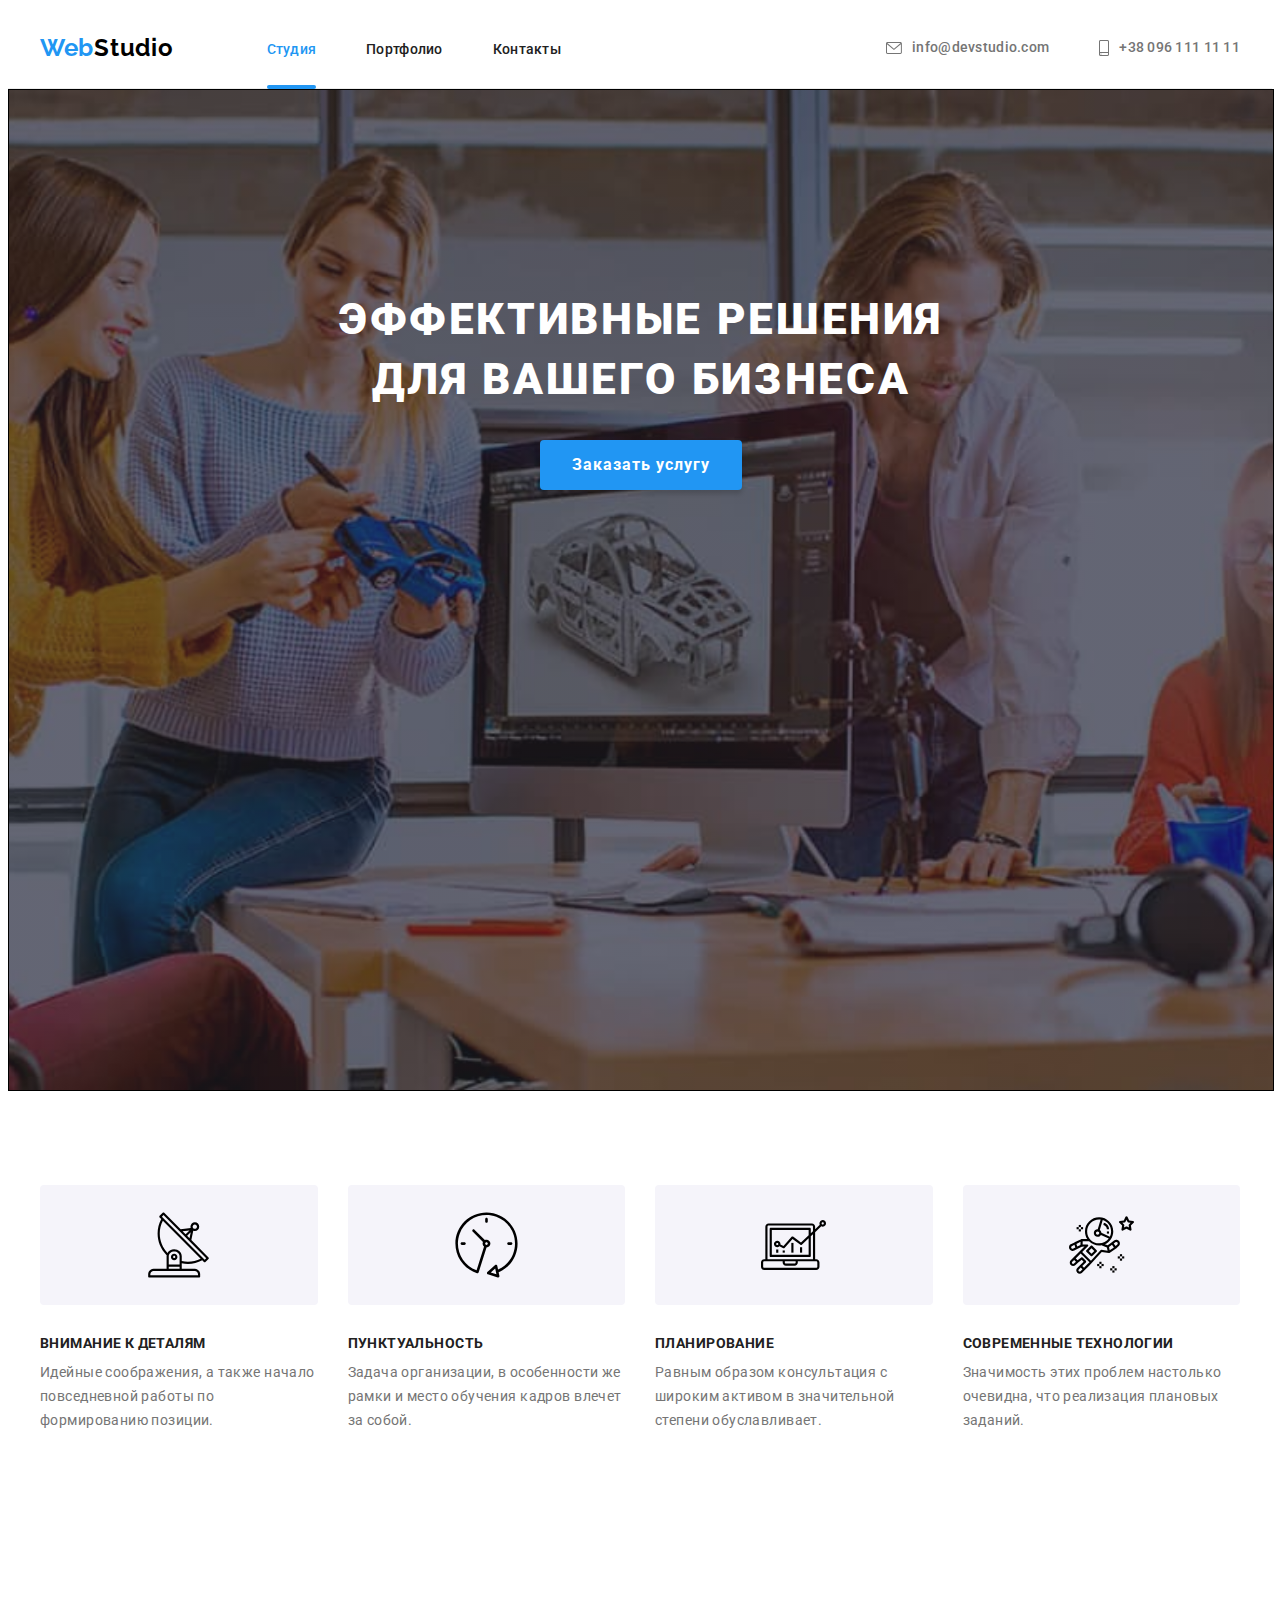
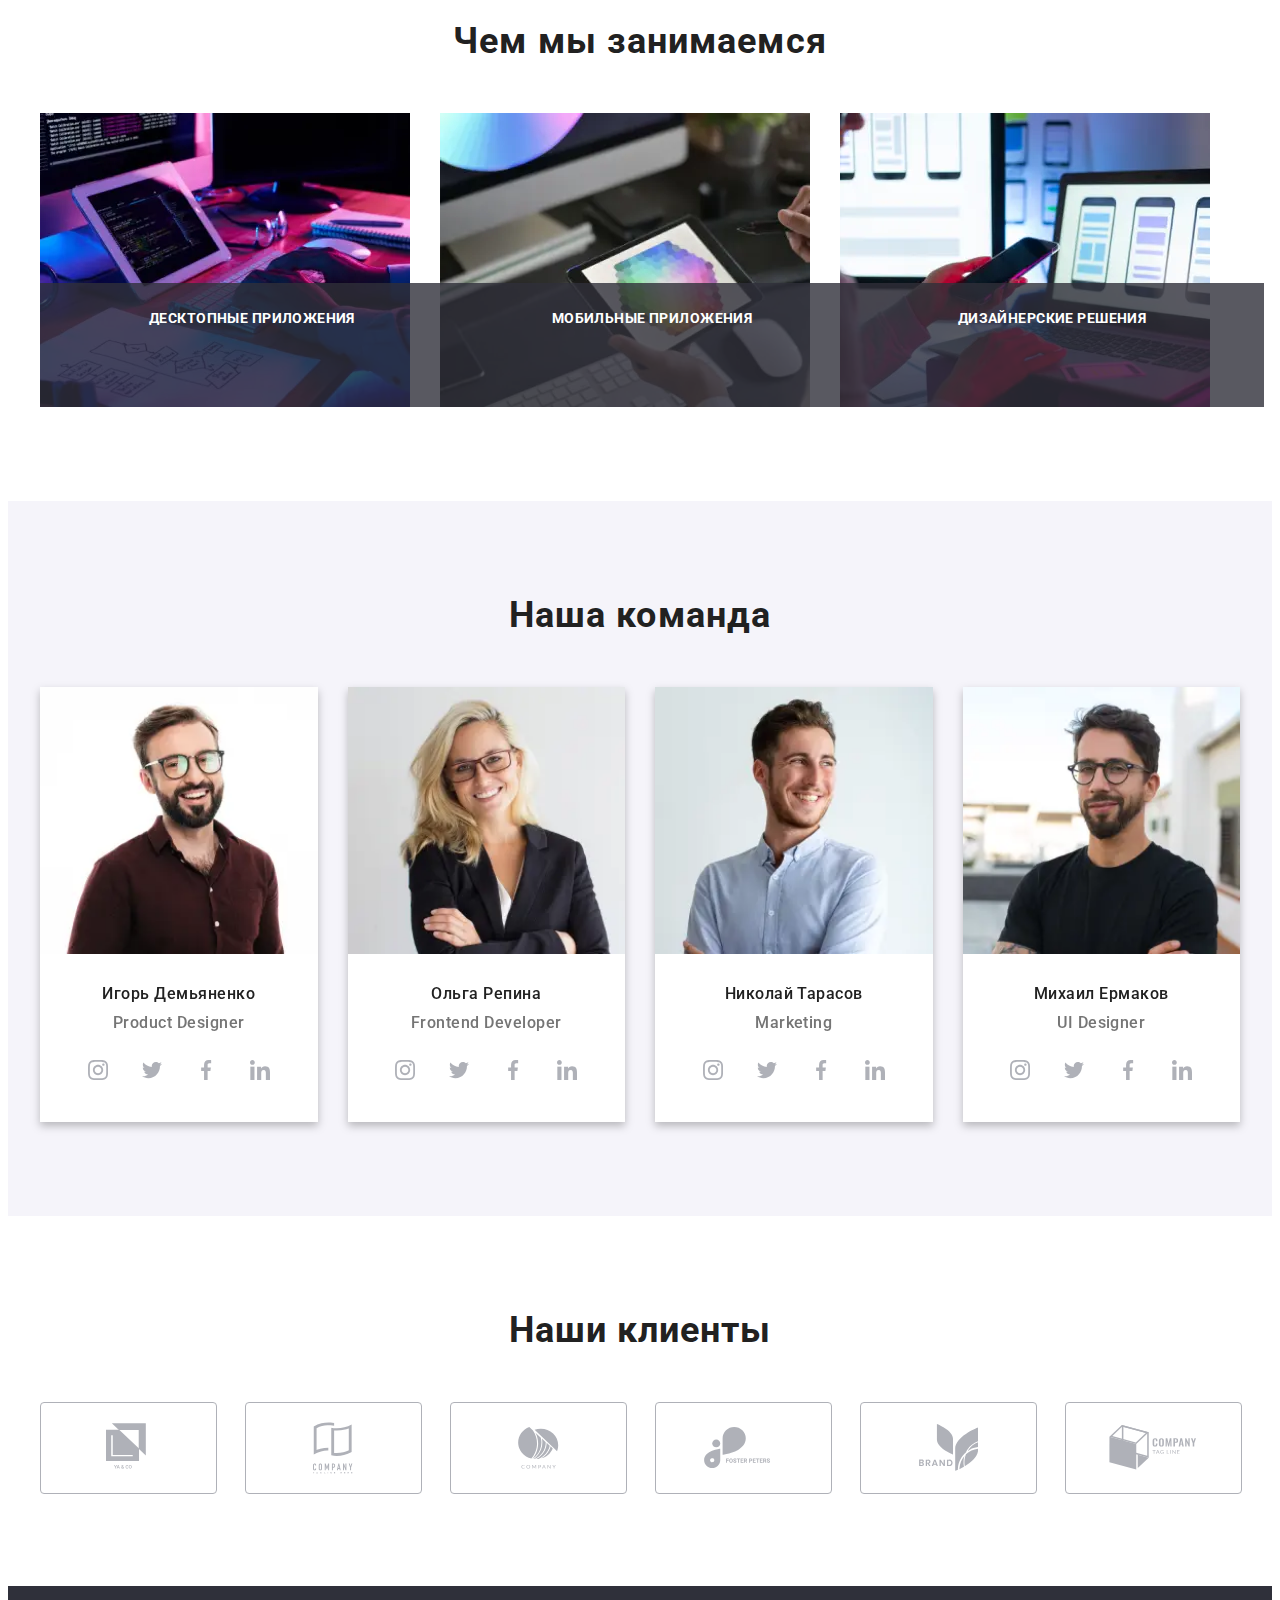
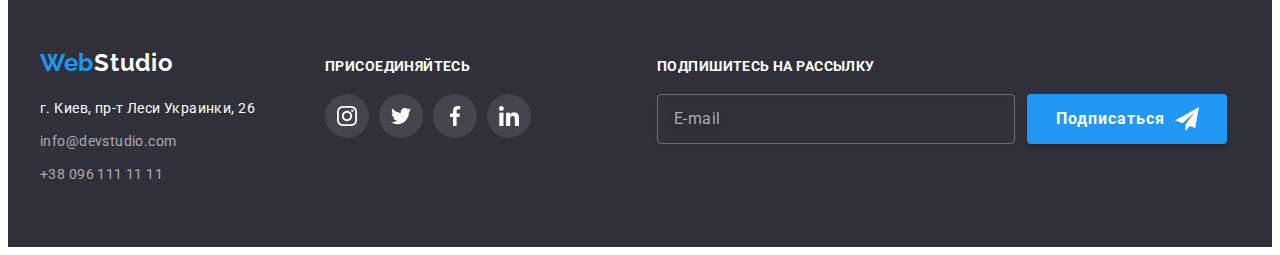
<file: index.html>
<!DOCTYPE html>
<html lang="ru">
<head>
    <meta charset="UTF-8">
    <meta name="viewport" content="width=device-width, initial-scale=1.0">
    <title lang="en">Студия</title>
    <link rel="preconnect" href="https://fonts.gstatic.com">
    <link rel="preconnect" href="https://fonts.gstatic.com">
    <link href="https://fonts.googleapis.com/css2?family=Raleway:wght@700&family=Roboto:wght@400;500;700;900&display=swap"
        rel="stylesheet">
    <link rel="stylesheet" href="https://cdnjs.cloudflare.com/ajax/libs/modern-normalize/1.0.0/modern-normalize.min.css"
        integrity="sha512-ISS7cAi1PEhQ8jnbJpJZMd29NlhNj4AWYyLOSp2CE/CsHxTCu+r+t0D2yoJudVrd0/8fTVPUVDzY5Tvli75u/g=="
        crossorigin="anonymous" />
    
    <link rel="stylesheet" href="./css/main.min.css">
</head>
<body>
    <header class="page-header">
        <div class="container">

            <nav class="nav">
                <a class="logo" lang="en" href="./index.html"><span class="logo logo--blue">Web</span>Studio</a>
                <ul class="nav__list">
                    <li class="nav__item list">
                        <a class="nav__link link active" href="./index.html">Студия</a>
                    </li>
                    <li class="nav__item list">
                        <a class="nav__link link" href="./portfolio.html">Портфолио</a>
                    </li>
                    <li class="nav__item list">
                        <a class="nav__link link" href="#">Контакты</a>
                    </li>
                </ul>
            </nav>
				<button class="mobile-menu-btn mobile-menu-btn--open" type="button" data-menu-button>
					<svg class="icon-menu" width="24px" height="24px">
						<use href="./images/sprite.svg#icon-menu"></use>
					</svg>
				</button>
				<ul class="contacts-list list">
					<li class="contacts-list__item">
            <a class="contacts-list__link link contacts-list-link--mail" href="mailto:info@devstudio.com">
                <svg class="contacts-list__svg-mail">
                    <use href="./images/sprite.svg#icon-envelope"></use>
                </svg>
                info@devstudio.com
            </a>
				</li>
				<li class="contacts-list__item">
            <a class="contacts-list__link link contacts-list-link--tel" href="tel:+380961111111">
                <svg class="contacts-list__svg-phone">
                <use href="./images/sprite.svg#icon-smartphone"></use>
                </svg>
                +38 096 111 11 11
            </a>
				</li>
				</ul>
        </div>
		<div class="mobile-menu " data-menu>
			<button class="mobile-menu-btn mobile-menu-btn--close" type="button" data-menu-close>
				<svg class="icon-menu" width="18.67px" height="18.67px">
					<use href="./images/sprite.svg#icon-cross"></use>
				</svg>
			</button>
			<nav class="mobile-site-nav">
				<ul class="mobile-site-nav__list list">
					<li class="mobile-site-nav__list-item">
						<a href="./index.html" class="mobile-site-nav__list-link  mobile-site-nav__list-link--active"> Студия </a>
					</li>
					<li class="mobile-site-nav__list-item">
						<a href="./portfolio.html" class="mobile-site-nav__list-link ">Портфолио</a>
					</li>
					<li class="mobile-site-nav__list-item">
						<a href="" class="mobile-site-nav__list-link">Контакты</a>
					</li>
				</ul>
			</nav>
			<ul class="mobile-contacts-list list">
				<li class="mobile-contacts-list__item">
					<a href="tel:+380961111111" class="mobile-contacts-list__link mobile-contacts-list__link--mobile">
						+38 096 111 11 11
					</a>
				</li>
				<li class="mobile-contacts-list__item">
					<a href="mailto:info@devstudio.com" class="mobile-contacts-list__link mobile-contacts-list__link--mail">
						info@devstudio.com
					</a>
				</li>
			</ul>
			<ul class="mobile-social-lihks list">
				<li class="mobile-social-lihks__item">
					<a class="mobile-social-lihks__link  mobile-social-lihks__link--instagram" href="">Instagram</a>
				</li>
				<li class="mobile-social-lihks__item">
					<a class="mobile-social-lihks__link mobile-social-lihks__link--twitter" href="">Twitter</a>
				</li>
				<li class="mobile-social-lihks__item">
					<a class="mobile-social-lihks__link mobile-social-lihks__link--facebook" href="">Facebook</a>
				</li>
				<li class="mobile-social-lihks__item">
					<a class="mobile-social-lihks__link mobile-social-lihks__link-linkedin" href="">LinkedIn</a>
				</li>
			</ul>
		</div>
    </header>
    <main>
        
        <section class="page-hero">
            <div class="container">
            <h1 class="page-hero__tittle" >Эффективные решения для вашего бизнеса</h1>
            <button class="page-hero__btn" data-modal-open>Заказать услугу</button>
            </div>
        </section>
       
        <section class="page-properties"> 
            <div class="container">
             
              </ul>
            <ul class="page-properties__list list">
                <li class="page-properties__item">
                    <div class="page-properties__box">
                        <svg class="page-properties__svg">
                            <use href="./images/sprite.svg#icon-antenna"></use>
                        </svg>
                    </div>
                    <h3 class="page-properties__tittle">Внимание к деталям</h3>
                    <p class="page-properties__desc">Идейные соображения, а также начало повседневной работы по формированию позиции.</p>
                </li>
                <li class="page-properties__item">
                    <div class="page-properties__box">
                    <svg class="page-properties__svg">
                        <use href="./images/sprite.svg#icon-clock"></use>
                    </svg>
                    </div>
                    <h3 class="page-properties__tittle">Пунктуальность</h3>
                    <p class="page-properties__desc">Задача организации, в особенности же рамки и место обучения кадров влечет за собой.</p>
                </li>
                <li class="page-properties__item">
                    <div class="page-properties__box">
                    <svg class="page-properties__svg">
                        <use href="./images/sprite.svg#icon-diagram"></use>
                    </svg>
                    </div>
                    <h3 class="page-properties__tittle">Планирование</h3>
                    <p class="page-properties__desc">Равным образом консультация с широким активом в значительной степени обуславливает.</p>
                </li>
                <li class="page-properties__item">
                    <div class="page-properties__box">
                    <svg class="page-properties__svg">
                        <use href="./images/sprite.svg#icon-astronaut"></use>
                    </svg>
                    </div>
                    <h3 class="page-properties__tittle">Современные технологии</h3>
                    <p class="page-properties__desc">Значимость этих проблем настолько очевидна, что реализация плановых заданий.</p>
                </li>
            </ul>
            </div>
        </section>
       
        <section class="page-what-we-are-doing">
            <div class="container">
            <h2 class="tittle page-what-we-are-doing__tittle">Чем мы занимаемся</h2>
            <ul class="page-what-we-are-doing__list list">
                <li class="page-what-we-are-doing__item">
						<picture>
							<source srcset="./images/about/img1.webp 1x,./images/about/img1@2x.webp 2x " media="(min-width:1200px)">
							<source srcset="./images/about/img1.jpg 1x, ./images/about/img1@2x.jpg 2x" media="(min-width:1200px)">
							<img src="./images/about/img1.jpg " alt="человек работает с клавиатурой и планшетом" />
						</picture>
                    <p class="page-what-we-are-doing__desc">Десктопные приложения</p>
                </li>    
                <li class="page-what-we-are-doing__item">
						<picture>
							<source srcset="./images/about/img2.webp 1x,./images/about/img2@2x.webp 2x " media="(min-width:1200px)">
							<source srcset="./images/about/img2.jpg 1x, ./images/about/img2@2x.jpg 2x" media="(min-width:1200px)">
							<img src="./images/about/img2.jpg " alt="человек работает с телефоном и ноутбуком" />
						</picture>
                    <p class="page-what-we-are-doing__desc">Мобильные приложения</p>
                </li>    
                <li class="page-what-we-are-doing__item">
						<picture>
							<source srcset="./images/about/img3.webp 1x,./images/about/img3@2x.webp 2x " media="(min-width:1200px)">
							<source srcset="./images/about/img3.jpg 1x, ./images/about/img3@2x.jpg 2x" media="(min-width:1200px)">
							<img src="./images/about/img3.jpg " alt="человек работает с планшетом" />
						</picture>
                    <p class="page-what-we-are-doing__desc">Дизайнерские решения</p>
                </li>    
            </ul>
            </div>
        </section>
       
        <section class="page-our-team">
            <div class="container">
            <h2 class="tittle page-our-team__tittle">Наша команда</h2>
            <ul class="page-our-team__list list">
            <li class="page-our-team__item">
					<picture>
						<source srcset="./images/our-team/team-descktop/img-1.webp 1x, ./images/our-team/team-descktop/img@2x-1.webp 2x"
							media="(min-width:1200px)">
						<source srcset="./images/our-team/team-descktop/img-1.jpg 1x, ./images/our-team/team-descktop/img@2x-1.jpg 2x"
							media="(min-width:1200px)">
					
						<source
							srcset="./images/our-team/team-tablet/team-tablet1.webp 1x, ./images/our-team/team-tablet/team-tablet1@2x.webp 2x"
							media="(min-width:768px)">
						<source
							srcset="./images/our-team/team-tablet/team-tablet-1.jpg 1x, ./images/our-team/team-tablet/team-tablet-1-@2x.jpg 2x"
							media="(min-width:768px)">
					
						<source
							srcset="./images/our-team/team-mobile/team-mobile1.webp 1x, ./images/our-team/team-mobile/team-mobile1@2x.webp 2x"
							media="(min-width:480px)">
						<source
							srcset="./images/our-team/team-mobile/team-mobile-1.jpg 1x, ./images/our-team/team-mobile/team-mobile-1-@2x.jpg 2x "
							media="(min-width:480px)">
						<img class="page-our-team__img" src="./images/our-team/team-mobile/team-mobile-1.jpg" alt=" фото Игорь Демьяненко" />
					</picture>
                <p class="page-our-team__people-name">Игорь Демьяненко</p>
                <p class="page-our-team__people-desc" lang="en">Product Designer</p>
                <ul class="social-list list">
                    <li class="social-list__item">
                        <a href="#" class="social-list__link link">
                            <svg class="social-list__icon">
                                <use href="./images/sprite.svg#icon-instagram"></use>
                            </svg>
                        </a>
                    </li>
                    <li class="social-list__item">
                        <a href="#" class="social-list__link link">
                            <svg class="social-list__icon">
                                <use href="./images/sprite.svg#icon-twitter"></use>
                            </svg>
                        </a>
                    </li>
                    <li class="social-list__item">
                        <a href="#" class="social-list__link link">
                            <svg class="social-list__icon">
                                <use href="./images/sprite.svg#icon-facebook"></use>
                            </svg>
                        </a>
                    </li>
                    <li class="social-list__item">
                        <a href="#" class="social-list__link link">
                            <svg class="social-list__icon">
                                <use href="./images/sprite.svg#icon-linkedin"></use>
                            </svg>
                        </a>
                    </li>
                </ul>
            </li>
            <li class="page-our-team__item">
					<picture>
						<source srcset="./images/our-team/team-descktop/img-2.webp 1x, ./images/our-team/team-descktop/img@2x-2.webp 2x"
							media="(min-width:1200px)">
						<source srcset="./images/our-team/team-descktop/img-2.jpg 1x, ./images/our-team/team-descktop/img@2x-2.jpg 2x"
							media="(min-width:1200px)">
					
						<source
							srcset="./images/our-team/team-tablet/team-tablet2.webp 1x, ./images/our-team/team-tablet/team-tablet2@2x.webp 2x"
							media="(min-width:768px)">
						<source
							srcset="./images/our-team/team-tablet/team-tablet-2.jpg 1x, ./images/our-team/team-tablet/team-tablet-2-@2x.jpg 2x"
							media="(min-width:768px)">
					
						<source
							srcset="./images/our-team/team-mobile/team-mobile-2.webp 1x, ./images/our-team/team-mobile/team-mobile-2.webp 2x"
							media="(min-width:480px)">
						<source
							srcset="./images/our-team/team-mobile/team-mobile-2.jpg 1x, ./images/our-team/team-mobile/team-mobile-2-@2x.jpg 2x "
							media="(min-width:480px)">
						<img class="page-our-team__img" src="./images/our-team/team-mobile/team-mobile-2.jpg" alt=" фото Ольга Репина">
					</picture>
                <p class="page-our-team__people-name">Ольга Репина</p>
                <p class="page-our-team__people-desc" lang="en">Frontend Developer</p>
                <ul class="social-list list">
                    <li class="social-list__item">
                        <a href="#" class="social-list__link link">
                            <svg class="social-list__icon">
                                <use href="./images/sprite.svg#icon-instagram"></use>
                            </svg>
                        </a>
                    </li>
                    <li class="social-list__item">
                        <a href="#" class="social-list__link link">
                            <svg class="social-list__icon">
                                <use href="./images/sprite.svg#icon-twitter"></use>
                            </svg>
                        </a>
                    </li>
                    <li class="social-list__item">
                        <a href="#" class="social-list__link link">
                            <svg class="social-list__icon">
                                <use href="./images/sprite.svg#icon-facebook"></use>
                            </svg>
                        </a>
                    </li>
                    <li class="social-list__item">
                        <a href="#" class="social-list__link link">
                            <svg class="social-list__icon">
                                <use href="./images/sprite.svg#icon-linkedin"></use>
                            </svg>
                        </a>
                    </li>
                </ul>
            </li>
            <li class="page-our-team__item">
					<picture>
						<source srcset="./images/our-team/team-descktop/img-3.webp 1x, ./images/our-team/team-descktop/img@2x-3.webp 2x"
							media="(min-width:1200px)">
						<source srcset="./images/our-team/team-descktop/img-3.jpg 1x, ./images/our-team/team-descktop/img@2x-3.jpg 2x"
							media="(min-width:1200px)">
					
						<source
							srcset="./images/our-team/team-tablet/team-tablet3.webp 1x, ./images/our-team/team-tablet/team-tablet3@2x.webp 2x"
							media="(min-width:768px)">
						<source
							srcset="./images/our-team/team-tablet/team-tablet-3.jpg 1x, ./images/our-team/team-tablet/team-tablet-3@-2x.jpg 2x"
							media="(min-width:768px)">
					
						<source
							srcset="./images/our-team/team-mobile/team-mobile3.webp 1x, ./images/our-team/team-mobile/team-mobile3@2x.webp 2x"
							media="(min-width:480px)">
						<source
							srcset="./images/our-team/team-mobile/team-mobile-3.jpg 1x, ./images/our-team/team-mobile/team-mobile-3@2x.jpg 2x "
							media="(min-width:480px)">
						<img class="page-our-team__img" src="./images/our-team/team-mobile/team-mobile-3.jpg" alt=" фото Николай Тарасов" />
					</picture>
                <p class="page-our-team__people-name">Николай Тарасов</p>
                <p class="page-our-team__people-desc" lang="en">Marketing</p>
                <ul class="social-list list">
                    <li class="social-list__item">
                        <a href="#" class="social-list__link link">
                            <svg class="social-list__icon">
                                <use href="./images/sprite.svg#icon-instagram"></use>
                            </svg>
                        </a>
                    </li>
                    <li class="social-list__item">
                        <a href="#" class="social-list__link link">
                            <svg class="social-list__icon">
                                <use href="./images/sprite.svg#icon-twitter"></use>
                            </svg>
                        </a>
                    </li>
                    <li class="social-list__item">
                        <a href="#" class="social-list__link link">
                            <svg class="social-list__icon">
                                <use href="./images/sprite.svg#icon-facebook"></use>
                            </svg>
                        </a>
                    </li>
                    <li class="social-list__item">
                        <a href="#" class="social-list__link link">
                            <svg class="social-list__icon">
                                <use href="./images/sprite.svg#icon-linkedin"></use>
                            </svg>
                        </a>
                    </li>
                </ul>
            </li>
            <li class="page-our-team__item">
					<picture>
						<source srcset="./images/our-team/team-descktop/img-4.webp 1x, ./images/our-team/team-descktop/img@2x-4.webp 2x"
							media="(min-width:1200px)">
						<source srcset="./images/our-team/team-descktop/img-4.jpg 1x, ./images/our-team/team-descktop/img@2x-4.jpg 2x"
							media="(min-width:1200px)">
					
						<source
							srcset="./images/our-team/team-tablet/team-tablet4.webp 1x, ./images/our-team/team-tablet/team-tablet4@2x.webp 2x"
							media="(min-width:768px)">
						<source
							srcset="./images/our-team/team-tablet/team-tablet-4.jpg 1x, ./images/our-team/team-tablet/team-tablet-4-@2x.jpg 2x"
							media="(min-width:768px)">
					
						<source
							srcset="./images/our-team/team-mobile/team-mobile-4.webp 1x, ./images/our-team/team-mobile/team-mobile4@2x.webp 2x"
							media="(min-width:480px)">
						<source
							srcset="./images/our-team/team-mobile/team-mobile-4.jpg 1x, ./images/our-team/team-mobile/team-mobile-4@2x.jpg 2x "
							media="(min-width:480px)">
						<img class="page-our-team__img" src="./images/our-team/team-mobile/team-mobile-4.jpg" alt=" фото Михаил Ермаков" />
					</picture>
                <p class="page-our-team__people-name">Михаил Ермаков</p>
                <p class="page-our-team__people-desc" lang="en">UI Designer</p>
                <ul class="social-list list">
                    <li class="social-list__item">
                        <a href="#" class="social-list__link link">
                            <svg class="social-list__icon">
                                <use href="./images/sprite.svg#icon-instagram"></use>
                            </svg>
                        </a>
                    </li>
                    <li class="social-list__item">
                        <a href="#" class="social-list__link link">
                            <svg class="social-list__icon">
                                <use href="./images/sprite.svg#icon-twitter"></use>
                            </svg>
                        </a>
                    </li>
                    <li class="social-list__item">
                        <a href="#" class="social-list__link link">
                            <svg class="social-list__icon">
                                <use href="./images/sprite.svg#icon-facebook"></use>
                            </svg>
                        </a>
                    </li>
                    <li class="social-list__item">
                        <a href="#" class="social-list__link link">
                            <svg class="social-list__icon">
                                <use href="./images/sprite.svg#icon-linkedin"></use>
                            </svg>
                        </a>
                    </li>
                </ul>
            </li>
            </ul>
            </div>
        </section>
        <section class="page-our-clients">
            <div class="container">
                <h2 class="tittle page-our-clients__tittle">Наши клиенты</h2>
                <ul class="page-our-clients__list list">
                    <li class="page-our-clients__item">
                        <a class="page-our-clients__link" href="#">
                            <svg class="page-our-clients__logo1-svg">
                                <use  href="./images/sprite.svg#icon-logo1"></use>
                            </svg>
                        </a>
                    </li>
                    <li class="page-our-clients__item">
                        <a class="page-our-clients__link" href="#">
                            <svg class="page-our-clients__logo2-svg">
                                <use class="logo2-svg" href="./images/sprite.svg#icon-logo2"></use>
                            </svg>
                        </a>
                    </li>
                    <li class="page-our-clients__item">
                        <a class="page-our-clients__link" href="#">
                            <svg class="page-our-clients__logo3-svg">
                                <use class="logo3-svg" href="./images/sprite.svg#icon-logo3"></use>
                            </svg>
                        </a>
                    </li>
                    <li class="page-our-clients__item">
                        <a class="page-our-clients__link" href="#">
                            <svg class="page-our-clients__logo4-svg">
                                <use class="logo4-svg" href="./images/sprite.svg#icon-logo4"></use>
                            </svg>
                        </a>
                    </li>
                    <li class="page-our-clients__item">
                        <a class="page-our-clients__link" href="#">
                            <svg class="page-our-clients__logo5-svg">
                                <use class="logo5-svg" href="./images/sprite.svg#icon-logo5"></use>
                            </svg>
                        </a>
                    </li>
                    <li class="page-our-clients__item">
                        <a class="page-our-clients__link" href="#">
                            <svg class="page-our-clients__logo6-svg">
                                <use class="logo6-svg" href="./images/sprite.svg#icon-logo6"></use>
                            </svg>
                        </a>
                    </li>
                </ul>
        </section>
    </main>
    <footer class="page-footer">
        <div class="container">
            <div class="page-footer__left-side">

            <a class="logo logo--on-black" lang="en" href="index.html"><span class="logo--blue">Web</span>Studio</a>
            <address class="page-footer__adress">
                <a class="page-footer__adress-link" target="_blank" href="https://goo.gl/maps/gsi33htadUd1G5fJ9">г. Киев, пр-т Леси Украинки,
                    26</a>
            </address>

            <ul class="list">
                <li class="page-footer__contacts-item"><a class="page-footer__contacts-link link"
                        href="mailto:info@devstudio.com">info@devstudio.com</a></li>
                <li class="page-footer__contacts-item"><a class="page-footer__contacts-link link" href="tel:+380961111111">+38 096 111
                        11 11</a></li>
            </ul>
            </div>
            <div class="page-footer__middle-side">
                <h2 class="page-footer__tittle">Присоединяйтесь</h2>
                <ul class="social-list list">
                    <li class="social-list__item">
                        <a href="#" class="social-list__link--footer link">
                            <svg class="social-list__icon--footer">
                                <use href="./images/sprite.svg#icon-instagram"></use>
                            </svg>
                        </a>
                    </li>
                    <li class="social-list__item">
                        <a href="#" class="social-list__link--footer link">
                            <svg class="social-list__icon--footer">
                                <use href="./images/sprite.svg#icon-twitter"></use>
                            </svg>
                        </a>
                    </li>
                    <li class="social-list__item">
                        <a href="#" class="social-list__link--footer link">
                            <svg class="social-list__icon--footer">
                                <use href="./images/sprite.svg#icon-facebook"></use>
                            </svg>
                        </a>
                    </li>
                    <li class="social-list__item">
                        <a href="#" class="social-list__link--footer link">
                            <svg class="social-list__icon--footer">
                                <use href="./images/sprite.svg#icon-linkedin"></use>
                            </svg>
                        </a>
                    </li>
                </ul>

            </div>
            <div class="page-footer__right-side">
                <h2 class="page-footer__tittle page-footer__tittle--rigth">Подпишитесь на рассылку</h2>
                <div class="page-footer__form-box">
                <form class="page-footer__form" action="">
                    <input class="page-footer__form-input" name="email-sub" type="email" placeholder="E-mail">
                </form>
                <button class="page-footer__form-button" type="submit">Подписаться
                    <svg class="page-footer__icon-send-btn">
                        <use href="./images/sprite.svg#icon-send-btn"></use>
                    </svg>
                </button>
                </div>
            </div>
        </div>
    </footer>
    <div class="backdrop is-hidden" data-modal>
        <div class="modal">
            <button type="button" class="modal__close-btn" data-modal-close>
                <svg class="modal__close-btn-svg">
                    <use href="./images/sprite.svg#icon-closebtn"></use>
                </svg>
            </button>
            <div role="group" class="modal__box">
                <h2 class="modal__tittle">Оставьте свои данные, мы вам перезвоним</h2>
                <form action="" class="modal__form">
                    <label class="modal__input-label">
                        <span class="modal__input-name">Имя</span>
                        <input class="modal__input-area" name="name" type="name" >
                        <svg class="modal__icon">
                            <use href="./images/sprite.svg#icon-people"></use>
                        </svg>
                    </label>
                    
                    <label class="modal__input-label" >
                        <span class="modal__input-name">Телефон</span>
                        <input class="modal__input-area" name="phone" type="tel" >
                        <svg class="modal__icon">
                            <use href="./images/sprite.svg#icon-trubka"></use>
                        </svg>
                    </label>
 
                    <label class="modal__input-label" >
                        <span class="modal__input-name">Почта</span>
                        <input class="modal__input-area" name="mail" type="email" >
                        <svg class="modal__icon">
                            <use href="./images/sprite.svg#icon-mail"></use>
                        </svg>
                    </label>
  
                    <label class="modal__input-label " >
                        <span class="modal__input-name">Комментарий</span>                   
                        <textarea class="modal__textarea" name="comment" placeholder="Введите текст"></textarea>
                    </label>
                   
                    <label class="conf-box">
                        
                    <input class="conf-box__checkbox" value="conf" type="checkbox" name="conf" >
                    <svg class="conf-box__icon-check">
                        <use href="./images/sprite.svg#icon-icon-check"></use>
                    </svg>
                    Соглашаюсь с рассылкой и принимаю 
                       <a  href="#">Условия договора</a> 
                    </label>
                   

                    <button class="modal__send-btn" type="submit">Отправить</button>
                    
                </form>
            </div>
        </div>
    </div>
    <script src="./js/modal.js"></script>
	 <script src="./js/mobile-menu.js"></script>
    </body>
</html>
</file>
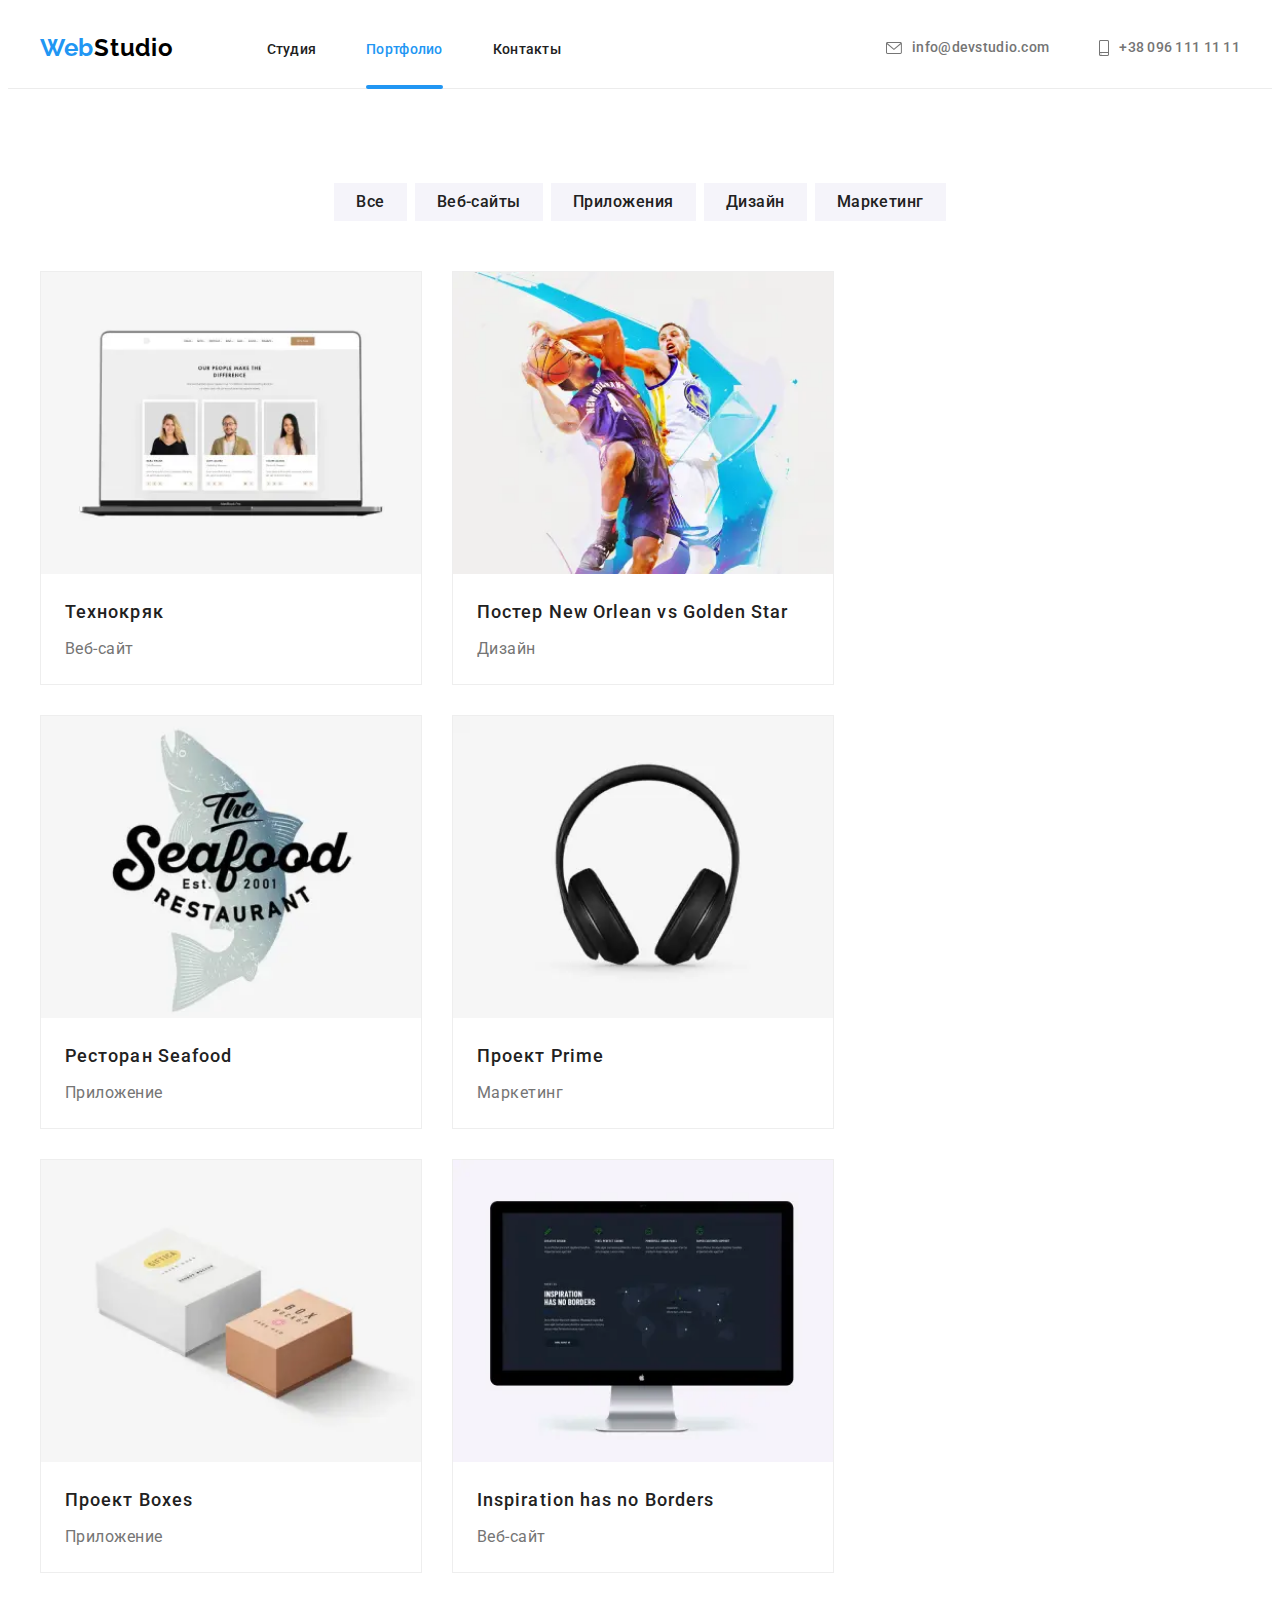
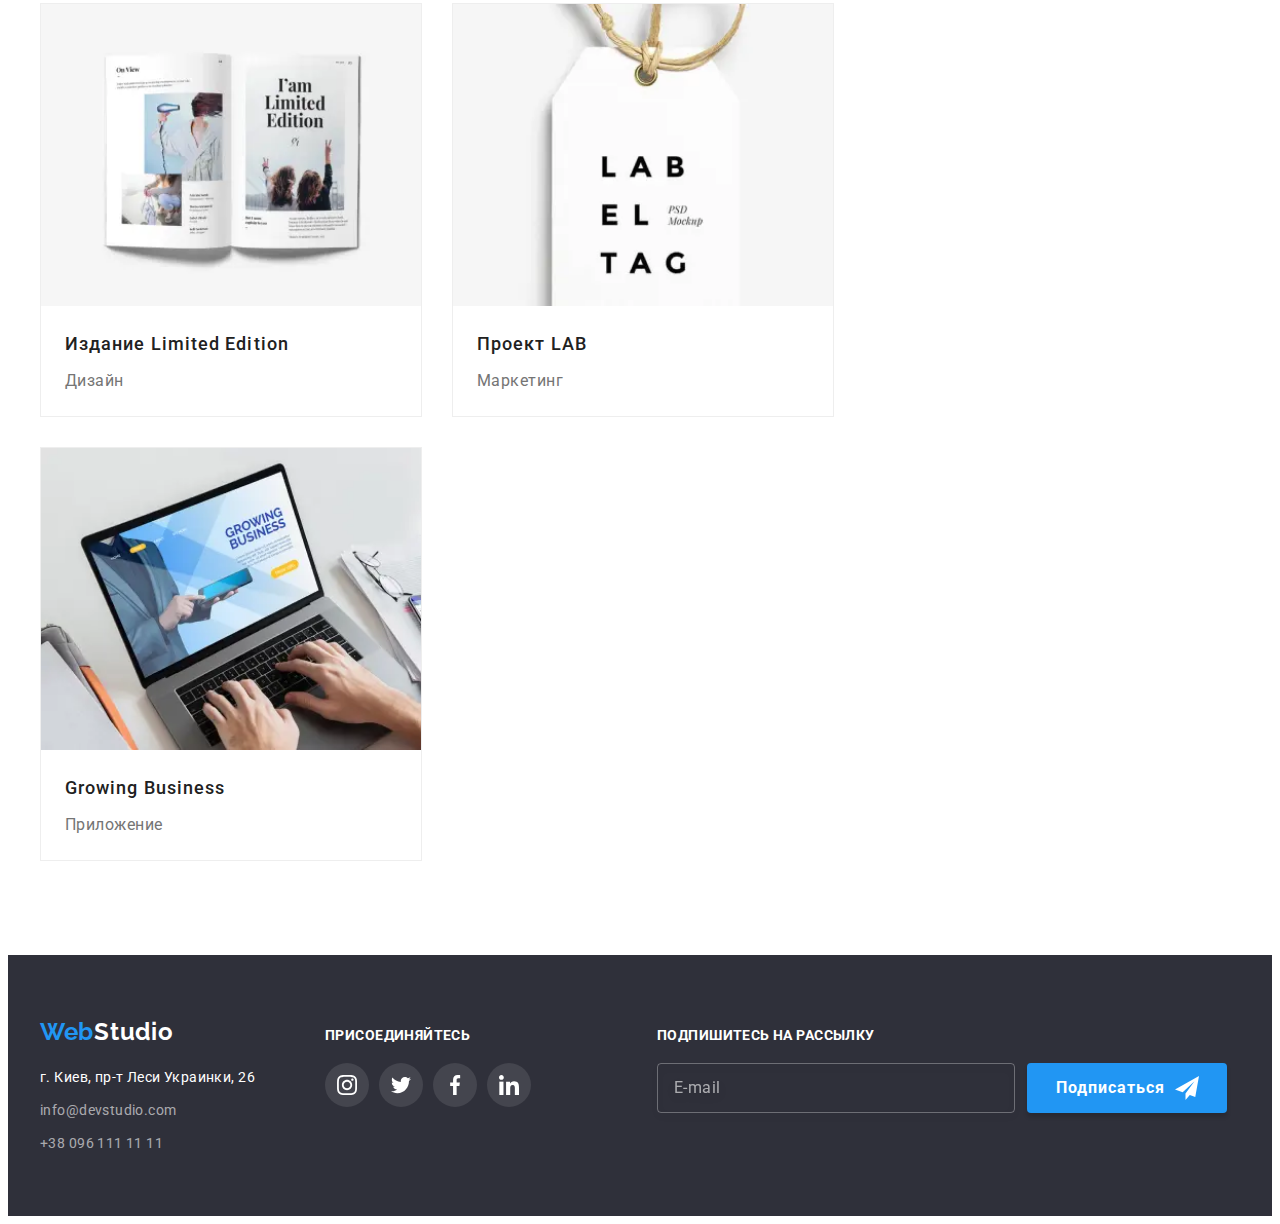
<file: portfolio.html>
<!DOCTYPE html>
<html lang="ru">

<head>
    <meta charset="UTF-8">
    <meta name="viewport" content="width=device-width, initial-scale=1.0">
    <title>Портфолио</title>
<link rel="preconnect" href="https://fonts.gstatic.com">
<link rel="preconnect" href="https://fonts.gstatic.com">
<link href="https://fonts.googleapis.com/css2?family=Raleway:wght@700&family=Roboto:wght@400;500;700;900&display=swap"
    rel="stylesheet">
<link rel="stylesheet" href="https://cdnjs.cloudflare.com/ajax/libs/modern-normalize/1.0.0/modern-normalize.min.css"
    integrity="sha512-ISS7cAi1PEhQ8jnbJpJZMd29NlhNj4AWYyLOSp2CE/CsHxTCu+r+t0D2yoJudVrd0/8fTVPUVDzY5Tvli75u/g=="
    crossorigin="anonymous" />
<link rel="stylesheet" href="./css/main.min.css">
</head>
<body>
	<header class="page-header">
		<div class="container">
	
			<nav class="nav">
				<a class="logo" lang="en" href="./index.html"><span class="logo logo--blue">Web</span>Studio</a>
				<ul class="nav__list">
					<li class="nav__item list">
						<a class="nav__link link" href="./index.html">Студия</a>
					</li>
					<li class="nav__item list">
						<a class="nav__link link active" href="./portfolio.html">Портфолио</a>
					</li>
					<li class="nav__item list">
						<a class="nav__link link" href="#">Контакты</a>
					</li>
				</ul>
			</nav>
			<button class="mobile-menu-btn mobile-menu-btn--open" type="button" data-menu-button>
				<svg class="icon-menu" width="24px" height="24px">
					<use href="./images/sprite.svg#icon-menu"></use>
				</svg>
			</button>
			<ul class="contacts-list list">
				<li class="contacts-list__item">
					<a class="contacts-list__link link contacts-list-link--mail" href="mailto:info@devstudio.com">
						<svg class="contacts-list__svg-mail">
							<use href="./images/sprite.svg#icon-envelope"></use>
						</svg>
						info@devstudio.com
					</a>
				</li>
				<li class="contacts-list__item">
					<a class="contacts-list__link link contacts-list-link--tel" href="tel:+380961111111">
						<svg class="contacts-list__svg-phone">
							<use href="./images/sprite.svg#icon-smartphone"></use>
						</svg>
						+38 096 111 11 11
					</a>
				</li>
			</ul>
		</div>
		<div class="mobile-menu " data-menu>
			<button class="mobile-menu-btn mobile-menu-btn--close" type="button" data-menu-close>
				<svg class="icon-menu" width="18.67px" height="18.67px">
					<use href="./images/sprite.svg#icon-cross"></use>
				</svg>
			</button>
			<nav class="mobile-site-nav">
				<ul class="mobile-site-nav__list list">
					<li class="mobile-site-nav__list-item">
						<a href="./index.html" class="mobile-site-nav__list-link"> Студия
						</a>
					</li>
					<li class="mobile-site-nav__list-item">
						<a href="./portfolio.html" class="mobile-site-nav__list-link mobile-site-nav__list-link--active">Портфолио</a>
					</li>
					<li class="mobile-site-nav__list-item">
						<a href="" class="mobile-site-nav__list-link">Контакты</a>
					</li>
				</ul>
			</nav>
			<ul class="mobile-contacts-list list">
				<li class="mobile-contacts-list__item">
					<a href="tel:+380961111111" class="mobile-contacts-list__link mobile-contacts-list__link--mobile">
						+38 096 111 11 11
					</a>
				</li>
				<li class="mobile-contacts-list__item">
					<a href="mailto:info@devstudio.com" class="mobile-contacts-list__link mobile-contacts-list__link--mail">
						info@devstudio.com
					</a>
				</li>
			</ul>
			<ul class="mobile-social-lihks list">
				<li class="mobile-social-lihks__item">
					<a class="mobile-social-lihks__link  mobile-social-lihks__link--instagram" href="">Instagram</a>
				</li>
				<li class="mobile-social-lihks__item">
					<a class="mobile-social-lihks__link mobile-social-lihks__link--twitter" href="">Twitter</a>
				</li>
				<li class="mobile-social-lihks__item">
					<a class="mobile-social-lihks__link mobile-social-lihks__link--facebook" href="">Facebook</a>
				</li>
				<li class="mobile-social-lihks__item">
					<a class="mobile-social-lihks__link mobile-social-lihks__link-linkedin" href="">LinkedIn</a>
				</li>
			</ul>
		</div>
	</header>
    <main>      
        <section class="page-portfolio">
            <div class="container">
            <!--Navigation-portfolio-->
            <ul class="page-portfolio__nav-list list">
                <li class="page-portfolio__item">
                    <button class="page-portfolio__btn">Все</button>
                </li>
                <li class="page-portfolio__item">
                    <button class="page-portfolio__btn">Веб-сайты</button>
                </li>
                <li class="page-portfolio__item">
                    <button class="page-portfolio__btn">Приложения</button>
                </li>
                <li class="page-portfolio__item">
                    <button class="page-portfolio__btn">Дизайн</button>
                </li>
                <li class="page-portfolio__item">
                    <button class="page-portfolio__btn">Маркетинг</button>
                </li>
            </ul>
            <!--img-links-portfolio-->
            <ul class="porfolio-gallery list">
                <li class="porfolio-gallery__item">
                    <a class="porfolio-gallery__link link" href="#">
                    <div class="porfolio-gallery__img-box">
								<picture>
									<source srcset="./images/portfolio/descktop/img-1.webp 1x, ./images/portfolio/descktop/img@2x-1.webp 2x  "
										media="(min-width:1200px)">
									<source srcset="./images/portfolio/descktop/img-1.jpg 1x, ./images/portfolio/descktop/img@2x-1.jpg 2x "
										media="(min-width:1200px)">
								
									<source srcset="./images/portfolio/tablet/img-1.webp 1x, ./images/portfolio/tablet/img@2x-1.webp 2x  "
										media="(min-width:768px)">
									<source srcset="./images/portfolio/tablet/img-1.jpg 1x, ./images/portfolio/tablet/img@2x-1.jpg 2x "
										media="(min-width:768px)">
								
									<source srcset="./images/portfolio/mobile/img-1.webp 1x, ./images/portfolio/mobile/img-1@2.webp 2x  "
										media="(min-width:480px)">
									<source srcset="./images/portfolio/mobile/img-1.jpg 1x, ./images/portfolio/mobile/img-1@2.jpg 2x "
										media="(min-width:480px)">
								
								
									<img class="porfolio-gallery__img" src="./images/portfolio/mobile/img-1.jpg" alt="
								                                        Изображение открытого ноутбука">
								</picture>
                        <p class="porfolio-gallery__desc">Технокряк это современная площадка распространения коронавируса. Компании используют эту платформу для цифрового
                        шпионажа и атак на защищённые сервера конкурентов.</p>
                    </div>
                    <div class="porfolio-gallery__project-box">
                        <p class="porfolio-gallery__tittle">Технокряк</p>
                        <p class="porfolio-gallery__mini-desc">Веб-сайт</p>
                    </div>
                    </a>                  
                </li>
               <li class="porfolio-gallery__item">
                    <a class="porfolio-gallery__link link" href="#">
                        <div class="porfolio-gallery__img-box">
								<picture>
									<source srcset="./images/portfolio/descktop/img-2.webp 1x, ./images/portfolio/descktop/img@2x-2.webp 2x  "
										media="(min-width:1200px)">
									<source srcset="./images/portfolio/descktop/img-2.jpg 1x, ./images/portfolio/descktop/img@2x-2.jpg 2x "
										media="(min-width:1200px)">
								
									<source srcset="./images/portfolio/tablet/img-2.webp 1x, ./images/portfolio/tablet/img@2x-2.webp 2x  "
										media="(min-width:768px)">
									<source srcset="./images/portfolio/tablet/img-2.jpg 1x, ./images/portfolio/tablet/img@2x-2.jpg 2x "
										media="(min-width:768px)">
								
									<source srcset="./images/portfolio/mobile/img-2.webp 1x, ./images/portfolio/mobile/img-2@2.webp 2x  "
										media="(min-width:480px)">
									<source srcset="./images/portfolio/mobile/img-2.jpg 1x, ./images/portfolio/mobile/img-2@2.jpg 2x "
										media="(min-width:480px)">
								
									<img class="porfolio-gallery__img" src="./images/portfolio/mobile/img-2.jpg" alt="
								                                        два человека играют баскетбол">
								</picture>
                        <p class="porfolio-gallery__desc">Lorem ipsum dolor sit, amet consectetur adipisicing elit. Laboriosam debitis deserunt repellat delectus veritatis placeat!</p>
                        </div>
                    <div class="porfolio-gallery__project-box">
                        <p class="porfolio-gallery__tittle">Постер New Orlean vs Golden Star</p>
                        <p class="porfolio-gallery__mini-desc">Дизайн</p>
                    </div>
                    </a>
                   
                </li>
               <li class="porfolio-gallery__item">
                    <a class="porfolio-gallery__link link" href="#">
                        <div class="porfolio-gallery__img-box">
									<picture>
										<source srcset="./images/portfolio/descktop/img-3.webp 1x, ./images/portfolio/descktop/img@2x-3.webp 2x  "
											media="(min-width:1200px)">
										<source srcset="./images/portfolio/descktop/img-3.jpg 1x, ./images/portfolio/descktop/img@2x-3.jpg 2x "
											media="(min-width:1200px)">
									
										<source srcset="./images/portfolio/tablet/img-3.webp 1x, ./images/portfolio/tablet/img@2x-3.webp 2x  "
											media="(min-width:768px)">
										<source srcset="./images/portfolio/tablet/img-3.jpg 1x, ./images/portfolio/tablet/img@2x-3.jpg 2x "
											media="(min-width:768px)">
									
										<source srcset="./images/portfolio/mobile/img-3.webp 1x, ./images/portfolio/mobile/img-3@2.webp 2x  "
											media="(min-width:480px)">
										<source srcset="./images/portfolio/mobile/img-3.jpg 1x, ./images/portfolio/mobile/img-3@2.jpg 2x "
											media="(min-width:480px)">
									
										<img class="porfolio-gallery__img" src="./images/portfolio/mobile/img-3.jpg" alt="
									                                        логотип ресторана Seefood на фоне рыбы">
									</picture>
                            <p class="porfolio-gallery__desc">Lorem ipsum dolor sit amet consectetur, adipisicing elit. Laudantium, omnis corporis quidem eveniet odit optio.</p>
                        </div>
                    <div class="porfolio-gallery__project-box">
                        <p class="porfolio-gallery__tittle">Ресторан Seafood</p>
                        <p class="porfolio-gallery__mini-desc">Приложение</p>
                    </div>
                    </a>
                    
                </li>
               <li class="porfolio-gallery__item">
                    <a class="porfolio-gallery__link link" href="#">
                        <div class="porfolio-gallery__img-box">
									<picture>
										<source srcset="./images/portfolio/descktop/img-4.webp 1x, ./images/portfolio/descktop/img@2x-4.webp 2x  "
											media="(min-width: 1200px)">
										<source srcset="./images/portfolio/descktop/img-4.jpg 1x, ./images/portfolio/descktop/img@2x-4.jpg 2x "
											media="(min-width:1200px)">
									
										<source srcset="./images/portfolio/tablet/img-4.webp 1x, ./images/portfolio/tablet/img@2x-4.webp 2x  "
											media="(min-width:768px)">
										<source srcset="./images/portfolio/tablet/img-4.jpg 1x, ./images/portfolio/tablet/img@2x-4.jpg 2x "
											media="(min-width:768px)">
									
										<source srcset="/images/portfolio/mobile/img-4.webp 1x, ./images/portfolio/mobile/img-4@2.webp 2x"
											media="(min-width:480px)">
										<source srcset="/images/portfolio/mobile/img-4.jpg 1x, ./images/portfolio/mobile/img-4@2.jpg 2x"
											media="(min-width:480px)">
									
										<img class="porfolio-gallery__img" src="./images/portfolio/mobile/img-4.jpg" alt="
									                                        изображение наушников на белом фоне">
									</picture>
                            <p class="porfolio-gallery__desc">Lorem ipsum dolor sit amet, consectetur adipisicing elit. Excepturi, aut.</p>
                        </div>
                        <div class="porfolio-gallery__project-box">
                        <p class="porfolio-gallery__tittle">Проект Prime</p>
                        <p class="porfolio-gallery__mini-desc">Маркетинг</p>
                    </div>
                    </a>
                    
                </li>
               <li class="porfolio-gallery__item">
                    <a class="porfolio-gallery__link link" href="#">
                        <div class="porfolio-gallery__img-box">
									<picture>
										<source srcset="./images/portfolio/descktop/img-5.webp 1x, ./images/portfolio/descktop/img@2x-5.webp 2x  "
											media="(min-width: 1200px)">
										<source srcset="./images/portfolio/descktop/img-5.jpg 1x, ./images/portfolio/descktop/img@2x-5.jpg 2x "
											media="(min-width:1200px)">
									
										<source srcset="./images/portfolio/tablet/img-5.webp 1x, ./images/portfolio/tablet/img@2x-5.webp 2x  "
											media="(min-width:768px)">
										<source srcset="./images/portfolio/tablet/img-5.jpg 1x, ./images/portfolio/tablet/img@2x-5.jpg 2x "
											media="(min-width:768px)">
									
										<source srcset="./images/portfolio/mobile/img-5.webp 1x, ./images/portfolio/mobile/img-5@2.webp 2x"
											media="(min-width:480px)">
										<source srcset="./images/portfolio/mobile/img-5.jpg 1x, ./images/portfolio/mobile/img-5@2.jpg 2x"
											media="(min-width:480px)">
									
										<img class="porfolio-gallery__img" src="./images/portfolio/mobile/img-5.jpg" alt="
									                                        изображение двух маленьких коробок">
									</picture>
                            <p class="porfolio-gallery__desc">Lorem ipsum dolor sit amet, consectetur adipisicing elit. Excepturi, aut.</p>
                            </div>
                    <div class="porfolio-gallery__project-box">
                        <p class="porfolio-gallery__tittle">Проект Boxes</p>
                        <p class="porfolio-gallery__mini-desc">Приложение</p>
                    </div>
                    </a>
                   
                </li>
               <li class="porfolio-gallery__item">
                    <a class="porfolio-gallery__link link" href="#">
                        <div class="porfolio-gallery__img-box">
										<picture>
											<source srcset="./images/portfolio/descktop/img-6.webp 1x, ./images/portfolio/descktop/img@2x-6.webp 2x  "
												media="(min-width: 1200px)">
											<source srcset="./images/portfolio/descktop/img-6.jpg 1x, ./images/portfolio/descktop/img@2x-6.jpg 2x "
												media="(min-width:1200px)">
										
											<source srcset="./images/portfolio/tablet/img-6.webp 1x, ./images/portfolio/tablet/img@2x-6.webp 2x  "
												media="(min-width:768px)">
											<source srcset="./images/portfolio/tablet/img-6.jpg 1x, ./images/portfolio/tablet/img@2x-6.jpg 2x "
												media="(min-width:768px)">
										
											<source srcset="./images/portfolio/mobile/img-6.webp 1x, ./images/portfolio/mobile/img-6@2.webp 2x"
												media="(min-width:480px)">
											<source srcset="./images/portfolio/mobile/img-6.jpg 1x, ./images/portfolio/mobile/img-6@2.jpg 2x"
												media="(min-width:480px)">
										
											<img class="porfolio-gallery__img" src="./images/portfolio/mobile/img-6.jpg" alt="
										                                        Картинка монитора к компьютеру">
										</picture>
                                <p class="porfolio-gallery__desc">Lorem ipsum dolor sit amet, consectetur adipisicing elit. Excepturi, aut.</p>
                                </div>
                        <div class="porfolio-gallery__project-box">
                            <p class="porfolio-gallery__tittle">Inspiration has no Borders</p>
                            <p class="porfolio-gallery__mini-desc">Веб-сайт</p>
                        </div>
                    </a>
                    
                </li>
               <li class="porfolio-gallery__item">
                    <a class="porfolio-gallery__link link" href="#">
                        <div class="porfolio-gallery__img-box">
									<picture>
										<source srcset="./images/portfolio/descktop/img-7.webp 1x, ./images/portfolio/descktop/img@2x-7.webp 2x  "
											media="(min-width: 1200px)">
										<source srcset="./images/portfolio/descktop/img-7.jpg 1x, ./images/portfolio/descktop/img@2x-7.jpg 2x "
											media="(min-width:1200px)">
									
										<source srcset="./images/portfolio/tablet/img-7.webp 1x, ./images/portfolio/tablet/img@2x-7.webp 2x  "
											media="(min-width:768px)">
										<source srcset="./images/portfolio/tablet/img-7.jpg 1x, ./images/portfolio/tablet/img@2x-7.jpg 2x "
											media="(min-width:768px)">
									
										<source srcset="./images/portfolio/mobile/img-7.webp 1x, ./images/portfolio/mobile/img-7@2.webp 2x"
											media="(min-width:480px)">
										<source srcset="./images/portfolio/mobile/img-7.jpg 1x, ./images/portfolio/mobile/img-7@2.jpg 2x"
											media="(min-width:480px)">
									
										<img class="porfolio-gallery__img" src="./images/portfolio/mobile/img-7.jpg" alt="
									                                        изображение развернутой брошюры">
									</picture>
                            <p class="porfolio-gallery__desc">Lorem ipsum dolor sit amet, consectetur adipisicing elit. Excepturi, aut.</p>
                            </div>
                    <div class="porfolio-gallery__project-box">
                        <p class="porfolio-gallery__tittle">Издание Limited Edition</p>
                        <p class="porfolio-gallery__mini-desc">Дизайн</p>
                    </div>
                    </a>
                </li>
               <li class="porfolio-gallery__item">
                    <a class="porfolio-gallery__link link" href="#">
                        <div class="porfolio-gallery__img-box">
									<picture>
										<source srcset="./images/portfolio/descktop/img-8.webp 1x, ./images/portfolio/descktop/img@2x-8.webp 2x  "
											media="(min-width: 1200px)">
										<source srcset="./images/portfolio/descktop/img-8.jpg 1x, ./images/portfolio/descktop/img@2x-8.jpg 2x "
											media="(min-width:1200px)">
									
										<source srcset="./images/portfolio/tablet/img-8.webp 1x, ./images/portfolio/tablet/img@2x-8.webp 2x  "
											media="(min-width:768px)">
										<source srcset="./images/portfolio/tablet/img-8.jpg 1x, ./images/portfolio/tablet/img@2x-8.jpg 2x "
											media="(min-width:768px)">
									
										<source srcset="./images/portfolio/mobile/img-8.webp 1x, ./images/portfolio/mobile/img-8@2.webp 2x"
											media="(min-width:480px)">
										<source srcset="./images/portfolio/mobile/img-8.jpg 1x, ./images/portfolio/mobile/img-8@2.jpg 2x"
											media="(min-width:480px)">
									
										<img class="porfolio-gallery__img" src="./images/portfolio/mobile/img-8.jpg" alt="
									                                        ярлык с надписью lab el tag">
									</picture>
                            <p class="porfolio-gallery__desc">Lorem ipsum dolor sit amet, consectetur adipisicing elit. Excepturi, aut.</p>
                            </div>
                    <div class="porfolio-gallery__project-box">
                        <p class="porfolio-gallery__tittle">Проект LAB</p>
                        <p class="porfolio-gallery__mini-desc">Маркетинг</p>
                    </div>
                    </a>
                    
                </li>
               <li class="porfolio-gallery__item">
                    <a class="porfolio-gallery__link link" href="#">
                        <div class="porfolio-gallery__img-box">
									<picture>
										<source srcset="./images/portfolio/descktop/img-9.webp 1x, ./images/portfolio/descktop/img@2x-9.webp 2x  "
											media="(min-width: 1200px)">
										<source srcset="./images/portfolio/descktop/img-9.jpg 1x, ./images/portfolio/descktop/img@2x-9.jpg 2x "
											media="(min-width:1200px)">
									
										<source srcset="./images/portfolio/tablet/img-9.webp 1x, ./images/portfolio/tablet/img@2x-9.webp 2x  "
											media="(min-width:768px)">
										<source srcset="./images/portfolio/tablet/img-9.jpg 1x, ./images/portfolio/tablet/img@2x-9.jpg 2x "
											media="(min-width:768px)">
									
										<source srcset="./images/portfolio/mobile/img-9.webp 1x, ./images/portfolio/mobile/img-9@2.webp 2x"
											media="(min-width:480px)">
										<source srcset="./images/portfolio/mobile/img-9.jpg 1x, ./images/portfolio/mobile/img-9@2.jpg 2x"
											media="(min-width:480px)">
									
										<img class="porfolio-gallery__img" src="./images/portfolio/mobile/img-9.jpg" alt="
									                                        человек работает с ноутбуком">
									</picture>
                            <p class="porfolio-gallery__desc">Lorem ipsum dolor sit amet, consectetur adipisicing elit. Excepturi, aut.</p>
                            </div>
                    <div class="porfolio-gallery__project-box">
                        <p class="porfolio-gallery__tittle">Growing Business</p>
                        <p class="porfolio-gallery__mini-desc">Приложение</p>
                    </div>
                 </a>
                    
                </li>
           </ul>
        </div>
        </section>
    </main>
    <footer class="page-footer">
        <div class="container">
            <div class="page-footer__left-side">

            <a class="logo logo--on-black" lang="en" href="index.html"><span class="logo--blue">Web</span>Studio</a>
            <address class="page-footer__adress">
                <a class="page-footer__adress-link" target="_blank" href="https://goo.gl/maps/gsi33htadUd1G5fJ9">г. Киев, пр-т Леси Украинки,
                    26</a>
            </address>

            <ul class="list">
                <li class="page-footer__contacts-item"><a class="page-footer__contacts-link link"
                        href="mailto:info@devstudio.com">info@devstudio.com</a></li>
                <li class="page-footer__contacts-item"><a class="page-footer__contacts-link link" href="tel:+380961111111">+38 096 111
                        11 11</a></li>
            </ul>
            </div>
            <div class="page-footer__middle-side">
                <h2 class="page-footer__tittle">Присоединяйтесь</h2>
                <ul class="social-list list">
                    <li class="social-list__item">
                        <a href="#" class="social-list__link--footer link">
                            <svg class="social-list__icon--footer">
                                <use href="./images/sprite.svg#icon-instagram"></use>
                            </svg>
                        </a>
                    </li>
                    <li class="social-list__item">
                        <a href="#" class="social-list__link--footer link">
                            <svg class="social-list__icon--footer">
                                <use href="./images/sprite.svg#icon-twitter"></use>
                            </svg>
                        </a>
                    </li>
                    <li class="social-list__item">
                        <a href="#" class="social-list__link--footer link">
                            <svg class="social-list__icon--footer">
                                <use href="./images/sprite.svg#icon-facebook"></use>
                            </svg>
                        </a>
                    </li>
                    <li class="social-list__item">
                        <a href="#" class="social-list__link--footer link">
                            <svg class="social-list__icon--footer">
                                <use href="./images/sprite.svg#icon-linkedin"></use>
                            </svg>
                        </a>
                    </li>
                </ul>

            </div>
            <div class="page-footer__right-side">
                <h2 class="page-footer__tittle page-footer__tittle--rigth">Подпишитесь на рассылку</h2>
                <div class="page-footer__form-box">
                <form class="page-footer__form" action="">
                    <input class="page-footer__form-input" name="email-sub" type="email" placeholder="E-mail">
                </form>
                <button class="page-footer__form-button" type="submit">Подписаться
                    <svg class="page-footer__icon-send-btn">
                        <use href="./images/sprite.svg#icon-send-btn"></use>
                    </svg>
                </button>
                </div>
            </div>
        </div>
    <div class="backdrop is-hidden"  data-modal>
        <div class="modal">
            <button type="button" class="modal-close-btn"  data-modal-close>
                <svg class="close-btn-svg">
                    <use href="./images/sprite.svg#icon-closebtn"></use>
                </svg>
            </button>
        </div>
    </div>
    <script src="./js/modal.js"></script>
	<script src="./js/mobile-menu.js"></script>
    </body>
    </html>
</file>
<file: css/main.min.css>
body{font-family:"Raleway", sans-serif;font-family:"Roboto", sans-serif}h1,h2,h3,h4,h5,h6,p,ul{margin:0}img{width:100%;height:auto;display:block}.list{list-style-type:none}.link{text-decoration:none}ul{margin-left:0;padding-left:0}a:not(.logo):hover,a:not(.logo):focus{color:#2196f3;fill:#2196f3}section{padding-top:60px;padding-bottom:60px}@media screen and (min-width: 1200px){section{padding-top:94px;padding-bottom:94px}}.backdrop{position:fixed;top:0;left:0;width:100%;height:100%;opacity:1;background:rgba(0,0,0,0.2);-webkit-transition:all 250ms cubic-bezier(0.4, 0, 0.2, 1);transition:all 250ms cubic-bezier(0.4, 0, 0.2, 1)}.modal{position:absolute;top:50%;left:50%;-webkit-transform:translate(-50%, -50%) scale(1);transform:translate(-50%, -50%) scale(1);padding:40px;background-color:#fff;-webkit-transform:translate(-50%, -50%) scale(0.9);transform:translate(-50%, -50%) scale(0.9);-webkit-transition:-webkit-transform 250ms cubic-bezier(0.4, 0, 0.2, 1);transition:-webkit-transform 250ms cubic-bezier(0.4, 0, 0.2, 1);transition:transform 250ms cubic-bezier(0.4, 0, 0.2, 1);transition:transform 250ms cubic-bezier(0.4, 0, 0.2, 1), -webkit-transform 250ms cubic-bezier(0.4, 0, 0.2, 1)}@media screen and (max-width: 1199px){.modal{width:100%;max-width:450px;height:95%;max-height:609px;overflow:scroll}}@media screen and (min-width: 1200px){.modal{width:528px;height:581px}}.modal{-webkit-box-shadow:0px 1px 3px rgba(0,0,0,0.12),0px 1px 1px rgba(0,0,0,0.14),0px 2px 1px rgba(0,0,0,0.2);box-shadow:0px 1px 3px rgba(0,0,0,0.12),0px 1px 1px rgba(0,0,0,0.14),0px 2px 1px rgba(0,0,0,0.2);border-radius:4px;-webkit-transition:-webkit-transform 750ms cubic-bezier(0.4, 0, 0.2, 1);transition:-webkit-transform 750ms cubic-bezier(0.4, 0, 0.2, 1);transition:transform 750ms cubic-bezier(0.4, 0, 0.2, 1);transition:transform 750ms cubic-bezier(0.4, 0, 0.2, 1), -webkit-transform 750ms cubic-bezier(0.4, 0, 0.2, 1)}.modal__close-btn{background:transparent;border:1px solid rgba(0,0,0,0.1);-webkit-box-sizing:border-box;box-sizing:border-box;width:30px;height:30px;border-radius:50%;position:absolute;top:8px;right:8px;cursor:pointer}.modal__close-btn-svg{height:11px;width:11px}.modal__close-btn:hover .modal__close-btn-svg,.modal__close-btn:focus .modal__close-btn-svg{fill:#2196f3}.modal__tittle{font-family:Roboto;font-style:normal;font-weight:700;font-size:20px;line-height:1.15;text-align:center;letter-spacing:0.03em;color:#212121;margin-bottom:12px}.modal__form{display:-webkit-box;display:-ms-flexbox;display:flex;-webkit-box-orient:vertical;-webkit-box-direction:normal;-ms-flex-direction:column;flex-direction:column}.modal__input-label{margin-bottom:4px}.modal__input-area{font-family:Roboto;font-style:normal;font-weight:400;font-size:14px;line-height:1.142;letter-spacing:0.01em;color:#212121;height:40px;border:1px solid rgba(33,33,33,0.2);-webkit-box-sizing:border-box;box-sizing:border-box;border-radius:4px;padding-left:42px;cursor:pointer;-webkit-transition:fill 750ms cubic-bezier(0.4, 0, 0.2, 1);transition:fill 750ms cubic-bezier(0.4, 0, 0.2, 1)}.modal__input-label{cursor:pointer;position:relative;display:-webkit-box;display:-ms-flexbox;display:flex;-webkit-box-orient:vertical;-webkit-box-direction:normal;-ms-flex-direction:column;flex-direction:column;margin-bottom:10px}.modal__input-name{font-family:Roboto;font-style:normal;font-weight:400;font-size:12px;line-height:1.166;letter-spacing:0.01em;color:#757575;margin-bottom:4px}.modal__textarea{font-family:Roboto;font-style:normal;font-weight:400;font-size:14px;line-height:1.142;letter-spacing:0.01em;color:#212121;height:120px;border:1px solid rgba(33,33,33,0.2);-webkit-box-sizing:border-box;box-sizing:border-box;border-radius:4px;resize:none;margin-bottom:20px;padding:16px;cursor:pointer;-webkit-transition:fill 750ms cubic-bezier(0.4, 0, 0.2, 1);transition:fill 750ms cubic-bezier(0.4, 0, 0.2, 1)}.modal__send-btn{-ms-flex-item-align:center;-ms-grid-row-align:center;align-self:center;width:200px;height:50px;background:#2196f3;-webkit-box-shadow:0px 4px 4px rgba(0,0,0,0.15);box-shadow:0px 4px 4px rgba(0,0,0,0.15);border-radius:4px;border:none;font-family:Roboto;font-style:normal;font-weight:700;font-size:16px;line-height:1.87;letter-spacing:0.06em;cursor:pointer;color:#ffffff}.modal__icon{position:absolute;width:15px;height:15px;top:50%;left:15px;-webkit-transform:translateY(2px);transform:translateY(2px);fill:#212121;-webkit-transition:fill 750ms cubic-bezier(0.4, 0, 0.2, 1);transition:fill 750ms cubic-bezier(0.4, 0, 0.2, 1)}.modal__input-area:focus ~ .modal__icon{fill:#2196f3}.modal__input-area:focus,.modal__textarea:focus{outline:none;border:1px solid #2196f3;border-radius:4px}.is-hidden{opacity:0;visibility:hidden;pointer-events:none}.backdrop.is-hidden .modal{-webkit-transform:translate(-50%, -50%) scale(0.2);transform:translate(-50%, -50%) scale(0.2)}.conf-box{margin-bottom:30px;display:-webkit-box;display:-ms-flexbox;display:flex;-ms-flex-pack:distribute;justify-content:space-around;-webkit-box-align:center;-ms-flex-align:center;align-items:center;font-family:Roboto;font-style:normal;font-weight:400;font-size:12px;line-height:1.714;letter-spacing:0.03em;color:#757575}@media screen and (min-width: 1200px){.conf-box{font-size:14px;line-height:1.714}}.conf-box__checkbox{appearance:none;-webkit-appearance:none;-moz-appearance:none;position:absolute;top:0;left:0}.conf-box__icon-check{width:16px;height:15px;background-size:contain;fill:transparent;border:2px solid #212121;border-radius:2px;-webkit-transition:all 750ms cubic-bezier(0.4, 0, 0.2, 1);transition:all 750ms cubic-bezier(0.4, 0, 0.2, 1)}.conf-box__checkbox:checked ~ .conf-box__icon-check{background-color:#2196f3;fill:#2196f3;border:transparent}.container{width:auto;padding:0 15px}@media screen and (min-width: 480px){.container{width:480px;margin:0 auto}}@media screen and (min-width: 768px){.container{width:768px}}@media screen and (min-width: 1200px){.container{width:1200px}}.social-list{display:-webkit-box;display:-ms-flexbox;display:flex;-webkit-box-align:center;-ms-flex-align:center;align-items:center;-webkit-box-pack:center;-ms-flex-pack:center;justify-content:center;padding-bottom:30px}.social-list__link{display:-webkit-box;display:-ms-flexbox;display:flex;-webkit-box-pack:center;-ms-flex-pack:center;justify-content:center;-webkit-box-align:center;-ms-flex-align:center;align-items:center;width:44px;height:44px;background-color:#ffffff;border-radius:50%;-webkit-transition-duration:250ms;transition-duration:250ms;-webkit-transition-timing-function:cubic-bezier(0.4, 0, 0.2, 1);transition-timing-function:cubic-bezier(0.4, 0, 0.2, 1)}.social-list__item:not(:last-child){margin-right:10px}.social-list__icon{width:20px;height:20px;fill:#afb1b8}.social-list__link:hover,.social-list__link:focus{background-color:#2196f3}.social-list__link:hover .social-list__icon,.social-list__link:focus .social-list__icon{fill:#ffffff}.logo{font-family:Raleway;font-style:normal;font-weight:700;font-size:24px;line-height:1.192;letter-spacing:0.03em;text-decoration:none;color:#000000}.logo--blue{color:#2196f3}.logo--on-black{color:#ffffff;padding-bottom:20px;display:block}.page-header .container{display:-webkit-box;display:-ms-flexbox;display:flex;-webkit-box-pack:justify;-ms-flex-pack:justify;justify-content:space-between;-webkit-box-align:center;-ms-flex-align:center;align-items:center}.page-header{border-bottom:1px solid #ececec}@media screen and (max-width: 767px){.page-header{padding:10px 0}}@media screen and (max-width: 767px){.nav__list{display:none}}@media screen and (min-width: 768px){.page-header{padding:26px 0}.nav{display:-webkit-box;display:-ms-flexbox;display:flex;-webkit-box-align:center;-ms-flex-align:center;align-items:center}.nav__list{display:-webkit-box;display:-ms-flexbox;display:flex;-webkit-box-align:center;-ms-flex-align:center;align-items:center}}@media screen and (min-width: 768px) and (min-width: 768px){.nav__list{margin-left:88px}}@media screen and (min-width: 768px) and (min-width: 1200px){.nav__list{margin-left:93px}}@media screen and (min-width: 768px){.nav__item:not(:last-child){margin-right:50px}.nav__link{position:relative;padding-top:32px;padding-bottom:32px;color:#212121;font-weight:500;font-size:14px;line-height:1.14;letter-spacing:0.02em;text-decoration:none;-webkit-transition:color 250ms cubic-bezier(0.4, 0, 0.2, 1);transition:color 250ms cubic-bezier(0.4, 0, 0.2, 1)}.nav__link.active::after{position:absolute;bottom:-4px;content:"";display:block;background:currentColor;border-radius:2px;height:4px;width:100%}}@media screen and (min-width: 768px) and (min-width: 1200px){.nav__link.active::after{bottom:0px}}@media screen and (min-width: 768px){.nav__link::after{position:absolute;bottom:-4px;content:"";display:block;background:transparent;border-radius:2px;height:4px;width:100%;-webkit-transition-property:background-color;transition-property:background-color;-webkit-transition-duration:250ms;transition-duration:250ms;-webkit-transition-timing-function:cubic-bezier(0.4, 0, 0.2, 1);transition-timing-function:cubic-bezier(0.4, 0, 0.2, 1)}}@media screen and (min-width: 768px) and (min-width: 1200px){.nav__link::after{bottom:0px}}@media screen and (min-width: 768px){.nav__link:hover:after,.nav__link:focus:after{opacity:1;background:#2196f3}}@media screen and (min-width: 1200px){.page-header{padding:0px}}.active{color:#2196f3}@media screen and (max-width: 767px){.contacts-list{display:none}}@media screen and (min-width: 768px){.contacts-list{display:-webkit-box;display:-ms-flexbox;display:flex;-webkit-box-pack:center;-ms-flex-pack:center;justify-content:center;-webkit-box-orient:vertical;-webkit-box-direction:normal;-ms-flex-direction:column;flex-direction:column}.contacts-list__item:not(:last-child){margin-bottom:10px}.contacts-list__link{display:-webkit-box;display:-ms-flexbox;display:flex;-webkit-box-align:center;-ms-flex-align:center;align-items:center;color:#757575;font-weight:500;font-size:12px;line-height:1.17;letter-spacing:0.02em;text-decoration:none;-webkit-transition:color 250ms cubic-bezier(0.4, 0, 0.2, 1);transition:color 250ms cubic-bezier(0.4, 0, 0.2, 1)}.contacts-list__link:hover,.contacts-list__link:focus{color:#2196f3}.contacts-list__svg-mail{margin-right:8px;fill:currentColor;width:14px;height:10px}.contacts-list__svg-phone{margin-right:8px;fill:currentColor;width:10px;height:14px}}@media screen and (min-width: 1200px){.contacts-list{-webkit-box-align:center;-ms-flex-align:center;align-items:center;-webkit-box-orient:horizontal;-webkit-box-direction:normal;-ms-flex-direction:row;flex-direction:row}.contacts-list__link{padding-top:32px;padding-bottom:32px;font-size:14px;line-height:1.14}.contacts-list__item:not(:last-child){margin-right:50px;margin-bottom:0}.contacts-list__svg-mail{width:16px;height:12px;margin-right:10px}.contacts-list__svg-phone{width:10px;height:16px;margin-right:10px}}.page-footer{padding-top:60px;padding-bottom:60px;background-color:#2f303a;-webkit-box-align:center;-ms-flex-align:center;align-items:center}@media screen and (min-width: 768px){.page-footer .container{display:-webkit-box;display:-ms-flexbox;display:flex;-webkit-box-align:baseline;-ms-flex-align:baseline;align-items:baseline}}@media screen and (min-width: 768px) and (max-width: 1199px){.page-footer .container{-ms-flex-wrap:wrap;flex-wrap:wrap}}@media screen and (min-width: 1200px){.page-footer .container{display:-webkit-box;display:-ms-flexbox;display:flex}}.page-footer__left-side{-webkit-box-orient:vertical;-webkit-box-direction:normal;-ms-flex-direction:column;flex-direction:column;display:-webkit-box;display:-ms-flexbox;display:flex;-webkit-box-align:center;-ms-flex-align:center;align-items:center}@media screen and (max-width: 1199px){.page-footer__left-side{text-align:center;margin-bottom:60px}}@media screen and (min-width: 768px) and (max-width: 1199px){.page-footer__left-side{width:calc((100% - 30px) / 2);margin-right:15px}}@media screen and (min-width: 1200px){.page-footer__left-side{padding-right:70px;-webkit-box-align:start;-ms-flex-align:start;align-items:flex-start}}.page-footer__middle-side{margin-bottom:60px;-webkit-box-orient:vertical;-webkit-box-direction:normal;-ms-flex-direction:column;flex-direction:column;display:-webkit-box;display:-ms-flexbox;display:flex;-webkit-box-align:center;-ms-flex-align:center;align-items:center}@media screen and (max-width: 1199px){.page-footer__middle-side{text-align:center;margin-bottom:60px}}@media screen and (min-width: 768px) and (max-width: 1199px){.page-footer__middle-side{width:calc((100% - 30px) / 2);margin-right:15px}}@media screen and (min-width: 1200px){.page-footer__middle-side{padding-right:13px;margin-right:70px;margin-bottom:0px;-webkit-box-align:start;-ms-flex-align:start;align-items:flex-start}}.page-footer__right-side{-webkit-box-orient:vertical;-webkit-box-direction:normal;-ms-flex-direction:column;flex-direction:column;display:-webkit-box;display:-ms-flexbox;display:flex;-webkit-box-align:center;-ms-flex-align:center;align-items:center}@media screen and (max-width: 1199px){.page-footer__right-side{text-align:center}}@media screen and (min-width: 768px) and (max-width: 1199px){.page-footer__right-side{width:calc((100% - 30px));margin-right:15px}}@media screen and (min-width: 1200px){.page-footer__right-side{padding-right:13px;margin-right:70px;-webkit-box-align:start;-ms-flex-align:start;align-items:flex-start}}.page-footer__adress{margin-bottom:9px;display:block}.page-footer__contacts-item:not(:last-child){margin-bottom:9px}.page-footer__adress-link{text-decoration:none;font-family:Roboto;font-style:normal;font-weight:normal;font-size:14px;line-height:1.714;letter-spacing:0.03em;color:#fff}.page-footer__contacts-link{text-decoration:none;font-family:Roboto;font-style:normal;font-weight:normal;font-size:14px;line-height:1.714;letter-spacing:0.03em;color:rgba(255,255,255,0.6)}.page-footer__tittle{font-family:Roboto;font-style:normal;font-weight:bold;font-size:14px;line-height:1.142;letter-spacing:0.03em;text-transform:uppercase;color:#fff;margin-bottom:20px}.page-footer__form-button{font-family:Roboto;font-style:normal;font-weight:700;font-size:16px;line-height:1.87;display:-webkit-box;display:-ms-flexbox;display:flex;-webkit-box-align:center;-ms-flex-align:center;align-items:center;text-align:center;letter-spacing:0.06em;color:#fff;width:200px;height:50px;border:none;cursor:pointer;background:#2196f3;-webkit-box-shadow:0px 4px 4px rgba(0,0,0,0.15);box-shadow:0px 4px 4px rgba(0,0,0,0.15);border-radius:4px;padding-left:29px}.page-footer__icon-send-btn{fill:#fff;width:24px;height:24px;margin-left:10px}@media screen and (max-width: 767px){.page-footer__form{width:100%}}.page-footer__form-box{width:100%;display:-webkit-box;display:-ms-flexbox;display:flex;-webkit-box-orient:vertical;-webkit-box-direction:normal;-ms-flex-direction:column;flex-direction:column;-webkit-box-align:center;-ms-flex-align:center;align-items:center}@media screen and (min-width: 1200px){.page-footer__form-box{-webkit-box-orient:horizontal;-webkit-box-direction:normal;-ms-flex-direction:row;flex-direction:row}}.page-footer__form-input{border:1px solid rgba(255,255,255,0.3);-webkit-box-sizing:border-box;box-sizing:border-box;-webkit-filter:drop-shadow(0px 4px 4px rgba(0,0,0,0.15));filter:drop-shadow(0px 4px 4px rgba(0,0,0,0.15));border-radius:4px;background-color:inherit;height:50px}@media screen and (max-width: 1199px){.page-footer__form-input{width:100%;margin-bottom:20px}}@media screen and (min-width: 768px) and (max-width: 1199px){.page-footer__form-input{width:450px}}@media screen and (min-width: 1200px){.page-footer__form-input{margin-right:12px;width:358px}}.page-footer__form-input::-webkit-input-placeholder{font-family:Roboto;font-style:normal;font-weight:normal;font-size:16px;line-height:20px;display:-webkit-box;display:flex;-webkit-box-align:center;align-items:center;letter-spacing:0.03em;color:rgba(255,255,255,0.6)}.page-footer__form-input:-ms-input-placeholder{font-family:Roboto;font-style:normal;font-weight:normal;font-size:16px;line-height:20px;display:-ms-flexbox;display:flex;-ms-flex-align:center;align-items:center;letter-spacing:0.03em;color:rgba(255,255,255,0.6)}.page-footer__form-input::-ms-input-placeholder{font-family:Roboto;font-style:normal;font-weight:normal;font-size:16px;line-height:20px;display:-ms-flexbox;display:flex;-ms-flex-align:center;align-items:center;letter-spacing:0.03em;color:rgba(255,255,255,0.6)}.page-footer__form-input::placeholder{font-family:Roboto;font-style:normal;font-weight:normal;font-size:16px;line-height:20px;display:-webkit-box;display:-ms-flexbox;display:flex;-webkit-box-align:center;-ms-flex-align:center;align-items:center;letter-spacing:0.03em;color:rgba(255,255,255,0.6)}.page-footer__right-side input[type="email"]{padding-left:16px;font-family:Roboto;font-style:normal;font-weight:normal;font-size:16px;line-height:20px;display:-webkit-box;display:-ms-flexbox;display:flex;-webkit-box-align:center;-ms-flex-align:center;align-items:center;letter-spacing:0.03em;color:#fff}.social-list__link--footer{display:-webkit-box;display:-ms-flexbox;display:flex;-webkit-box-pack:center;-ms-flex-pack:center;justify-content:center;-webkit-box-align:center;-ms-flex-align:center;align-items:center;width:44px;height:44px;border-radius:50%;background:rgba(255,255,255,0.1);-webkit-transition-duration:250ms;transition-duration:250ms;-webkit-transition-timing-function:cubic-bezier(0.4, 0, 0.2, 1);transition-timing-function:cubic-bezier(0.4, 0, 0.2, 1)}.social-list__icon--footer{width:20px;height:20px;fill:#fff}.social-list__link--footer:hover,.social-list__link--footer:focus{background:#2196f3}@media screen and (min-width: 1200px){.page-footer{background:#2f303a;padding-top:60px;padding-bottom:60px}.page-footer__adress-link{text-decoration:none;font-family:Roboto;font-style:normal;font-weight:normal;font-size:14px;line-height:1.714;letter-spacing:0.03em;color:#ffffff}.page-footer__contacts-link{text-decoration:none;font-family:Roboto;font-style:normal;font-weight:normal;font-size:14px;line-height:1.714;letter-spacing:0.03em;color:rgba(255,255,255,0.6)}.page-footer__adress{margin-bottom:9px;display:block}.page-footer__contacts-item:not(:last-child){margin-bottom:9px}.page-footer .container{display:-webkit-box;display:-ms-flexbox;display:flex}.page-footer__left-side{padding-right:70px}.page-footer__middle-side{margin-top:12px}.page-footer__tittle{font-family:Roboto;font-style:normal;font-weight:bold;font-size:14px;line-height:1.142;letter-spacing:0.03em;text-transform:uppercase;color:#ffffff;margin-bottom:20px}.page-footer__right-side{margin-top:12px;margin-right:0px;margin-left:auto}.page-footer__form-box{display:-webkit-box;display:-ms-flexbox;display:flex}.page-footer__form-input{margin-right:12px;width:358px;height:50px;border:1px solid rgba(255,255,255,0.3);-webkit-box-sizing:border-box;box-sizing:border-box;-webkit-filter:drop-shadow(0px 4px 4px rgba(0,0,0,0.15));filter:drop-shadow(0px 4px 4px rgba(0,0,0,0.15));border-radius:4px;background-color:inherit}.page-footer__form-input::-webkit-input-placeholder{font-family:Roboto;font-style:normal;font-weight:normal;font-size:16px;line-height:20px;display:-webkit-box;display:flex;-webkit-box-align:center;align-items:center;letter-spacing:0.03em;color:rgba(255,255,255,0.6)}.page-footer__form-input:-ms-input-placeholder{font-family:Roboto;font-style:normal;font-weight:normal;font-size:16px;line-height:20px;display:-ms-flexbox;display:flex;-ms-flex-align:center;align-items:center;letter-spacing:0.03em;color:rgba(255,255,255,0.6)}.page-footer__form-input::-ms-input-placeholder{font-family:Roboto;font-style:normal;font-weight:normal;font-size:16px;line-height:20px;display:-ms-flexbox;display:flex;-ms-flex-align:center;align-items:center;letter-spacing:0.03em;color:rgba(255,255,255,0.6)}.page-footer__form-input::placeholder{font-family:Roboto;font-style:normal;font-weight:normal;font-size:16px;line-height:20px;display:-webkit-box;display:-ms-flexbox;display:flex;-webkit-box-align:center;-ms-flex-align:center;align-items:center;letter-spacing:0.03em;color:rgba(255,255,255,0.6)}.page-footer__right-side input[type="email"]{padding-left:16px;font-family:Roboto;font-style:normal;font-weight:normal;font-size:16px;line-height:20px;display:-webkit-box;display:-ms-flexbox;display:flex;-webkit-box-align:center;-ms-flex-align:center;align-items:center;letter-spacing:0.03em;color:#fff}.page-footer__tittle--rigth{font-family:Roboto;font-style:normal;font-weight:bold;font-size:14px;line-height:1.142;letter-spacing:0.03em;text-transform:uppercase;color:#ffffff;margin-bottom:20px}.page-footer__form-button{font-family:Roboto;font-style:normal;font-weight:700;font-size:16px;line-height:1.87;display:-webkit-box;display:-ms-flexbox;display:flex;-webkit-box-align:center;-ms-flex-align:center;align-items:center;text-align:center;letter-spacing:0.06em;color:#ffffff;width:200px;height:50px;border:none;cursor:pointer;background:#2196f3;-webkit-box-shadow:0px 4px 4px rgba(0,0,0,0.15);box-shadow:0px 4px 4px rgba(0,0,0,0.15);border-radius:4px;padding-left:29px}.page-footer__icon-send-btn{fill:#fff;width:24px;height:24px;margin-left:10px}.social-list__link--footer{display:-webkit-box;display:-ms-flexbox;display:flex;-webkit-box-pack:center;-ms-flex-pack:center;justify-content:center;-webkit-box-align:center;-ms-flex-align:center;align-items:center;width:44px;height:44px;border-radius:50%;background:rgba(255,255,255,0.1);-webkit-transition-duration:250ms;transition-duration:250ms;-webkit-transition-timing-function:cubic-bezier(0.4, 0, 0.2, 1);transition-timing-function:cubic-bezier(0.4, 0, 0.2, 1)}.social-list__icon--footer{width:20px;height:20px;fill:#fff}.social-list__link--footer:hover,.social-list__link--footer:focus{background:#2196f3}}.page-hero{width:100%;max-width:767px;height:400px;margin-right:auto;margin-left:auto;padding-top:118px;padding-bottom:118px;background-color:#c4c4c4;border:1px solid #000000;background-position:center;background-size:cover;background-image:-webkit-gradient(linear, left top, right top, from(rgba(47,48,58,0.4)), to(rgba(47,48,58,0.4))),url("../images/hero-bg-image/hero-tel.jpg");background-image:linear-gradient(to right, rgba(47,48,58,0.4), rgba(47,48,58,0.4)),url("../images/hero-bg-image/hero-tel.jpg")}@media screen and (min-device-pixel-ratio: 2), screen and (-webkit-min-device-pixel-ratio: 2), screen and (min-resolution: 192dpi), screen and (min-resolution: 2dppx){.page-hero{background-image:-webkit-gradient(linear, left top, right top, from(rgba(47,48,58,0.4)), to(rgba(47,48,58,0.4))),url("../images/hero-bg-image/hero-tel@2x.jpg");background-image:linear-gradient(to right, rgba(47,48,58,0.4), rgba(47,48,58,0.4)),url("../images/hero-bg-image/hero-tel@2x.jpg")}}@media screen and (min-width: 768px){.page-hero{width:100%;max-width:1199px;height:400px;background-image:-webkit-gradient(linear, left top, right top, from(rgba(47,48,58,0.4)), to(rgba(47,48,58,0.4))),url("../images/hero-bg-image/hero-tablet.jpg");background-image:linear-gradient(to right, rgba(47,48,58,0.4), rgba(47,48,58,0.4)),url("../images/hero-bg-image/hero-tablet.jpg")}}@media screen and (min-width: 768px) and (min-device-pixel-ratio: 2), screen and (min-width: 768px) and (-webkit-min-device-pixel-ratio: 2), screen and (min-width: 768px) and (min-resolution: 192dpi), screen and (min-width: 768px) and (min-resolution: 2dppx){.page-hero{background-image:-webkit-gradient(linear, left top, right top, from(rgba(47,48,58,0.4)), to(rgba(47,48,58,0.4))),url("../images/hero-bg-image/hero-tablet@2x.jpg");background-image:linear-gradient(to right, rgba(47,48,58,0.4), rgba(47,48,58,0.4)),url("../images/hero-bg-image/hero-tablet@2x.jpg")}}@media screen and (min-width: 1200px){.page-hero{max-width:1600px;height:600px;padding-top:200px;padding-bottom:200px;background-image:-webkit-gradient(linear, left top, right top, from(rgba(47,48,58,0.4)), to(rgba(47,48,58,0.4))),url("../images/hero-bg-image/hero-descktop.jpg");background-image:linear-gradient(to right, rgba(47,48,58,0.4), rgba(47,48,58,0.4)),url("../images/hero-bg-image/hero-descktop.jpg")}}@media screen and (min-width: 1200px) and (min-device-pixel-ratio: 2), screen and (min-width: 1200px) and (-webkit-min-device-pixel-ratio: 2), screen and (min-width: 1200px) and (min-resolution: 192dpi), screen and (min-width: 1200px) and (min-resolution: 2dppx){.page-hero{background-image:-webkit-gradient(linear, left top, right top, from(rgba(47,48,58,0.4)), to(rgba(47,48,58,0.4))),url("../images/hero-bg-image/hero-descktop@2x.jpg");background-image:linear-gradient(to right, rgba(47,48,58,0.4), rgba(47,48,58,0.4)),url("../images/hero-bg-image/hero-descktop@2x.jpg")}}.page-hero__tittle{max-width:240px;margin-top:0;margin-bottom:30px;margin-right:auto;margin-left:auto;color:#fff;font-weight:900;font-size:17px;line-height:1.62;text-align:center;letter-spacing:0.06em;text-transform:uppercase}@media screen and (min-width: 480px){.page-hero__tittle{max-width:360px;font-size:26px}}@media screen and (min-width: 1200px){.page-hero__tittle{max-width:696px;font-size:44px;line-height:1.36}}.page-hero__btn{font-family:Roboto;font-style:normal;font-weight:700;font-size:16px;line-height:1.875;display:-webkit-box;display:-ms-flexbox;display:flex;-webkit-box-align:center;-ms-flex-align:center;align-items:center;text-align:center;letter-spacing:0.06em;color:#ffffff;padding:10px 32px;background:#f5f4fa;border-radius:4px;cursor:pointer;border:transparent;background:#2196f3;-webkit-box-shadow:0px 4px 4px rgba(0,0,0,0.15);box-shadow:0px 4px 4px rgba(0,0,0,0.15);border-radius:4px}.page-hero__button{padding:10px 32px}.page-hero .container{display:-webkit-box;display:-ms-flexbox;display:flex;-webkit-box-orient:vertical;-webkit-box-direction:normal;-ms-flex-direction:column;flex-direction:column;-webkit-box-align:center;-ms-flex-align:center;align-items:center}@media screen and (min-width: 768px){.page-properties__list{display:-webkit-box;display:-ms-flexbox;display:flex;-ms-flex-wrap:wrap;flex-wrap:wrap;margin:-15px}}@media screen and (max-width: 767px){.page-properties__item{width:100%}.page-properties__item:not(:last-child){margin-bottom:30px}}@media screen and (min-width: 768px){.page-properties__item{width:calc((100% - 2 * 30px) / 2);margin:15px}}@media screen and (min-width: 1200px){.page-properties__item{width:calc((100% - 4 * 30px) / 4);margin:15px}}.page-properties__svg{width:65px;height:70px;margin:25px 102px}.page-properties__box{background:#f5f4fa;border-radius:4px;margin-bottom:30px;height:120px;display:-webkit-box;display:-ms-flexbox;display:flex;width:100%;-webkit-box-pack:center;-ms-flex-pack:center;justify-content:center;-webkit-box-align:center;-ms-flex-align:center;align-items:center}.page-properties__tittle{margin-bottom:10px;font-family:Roboto;font-style:normal;font-size:14px;line-height:1.142;text-transform:uppercase;color:#212121;font-size:14px;font-weight:700;letter-spacing:.03em}@media screen and (max-width: 767px){.page-properties__tittle{text-align:center}}.page-properties__desc{margin-bottom:0;font-size:14px;line-height:1.71;letter-spacing:.03em;color:#757575}@media screen and (max-width: 1199px){.page-what-we-are-doing{display:none}}.page-what-we-are-doing{padding-bottom:94px}.page-what-we-are-doing__list{display:-webkit-box;display:-ms-flexbox;display:flex;margin:-15px}.page-what-we-are-doing__tittle{margin-bottom:50px}.page-what-we-are-doing__item{position:relative;margin:15px}.page-what-we-are-doing__desc{bottom:0%;font-family:Roboto;font-style:normal;font-weight:bold;font-size:14px;line-height:1.142;text-align:center;letter-spacing:0.03em;text-transform:uppercase;color:#ffffff;background:rgba(47,48,58,0.8);height:70px;width:100%;padding:27px;position:absolute}.tittle{font-family:Roboto;font-style:normal;font-weight:700;font-size:36px;line-height:1.166;text-align:center;letter-spacing:0.03em;color:#212121}.page-our-team{background-color:#f5f4fa}@media screen and (min-width: 768px){.page-our-team__list{display:-webkit-box;display:-ms-flexbox;display:flex;-ms-flex-wrap:wrap;flex-wrap:wrap;margin:-15px}}.page-our-team__item{background-color:#fff;-webkit-filter:drop-shadow(0px 4px 4px rgba(0,0,0,0.25));filter:drop-shadow(0px 4px 4px rgba(0,0,0,0.25))}@media screen and (max-width: 767px){.page-our-team__item{width:100%}.page-our-team__item:not(:last-child){margin-bottom:30px}}@media screen and (min-width: 768px){.page-our-team__item{width:calc((100% - 2 * 30px) / 2);margin:15px}}@media screen and (min-width: 1200px){.page-our-team__item{width:calc((100% - 4 * 30px) / 4);margin:15px}}.page-our-team__people-name{font-family:Roboto;font-style:normal;font-weight:500;font-size:16px;line-height:1.187;text-align:center;letter-spacing:0.03em;color:#212121;margin-top:30px;margin-bottom:10px}.page-our-team__people-desc{font-family:Roboto;font-style:normal;font-weight:500;font-size:16px;line-height:1.187;text-align:center;letter-spacing:0.03em;color:#757575;margin-bottom:16px}.page-our-team__tittle{margin-bottom:30px}@media screen and (min-width: 1200px){.page-our-team__tittle{margin-bottom:50px}}.page-our-clients__list{display:-webkit-box;display:-ms-flexbox;display:flex;-ms-flex-wrap:wrap;flex-wrap:wrap;margin:-15px}.page-our-clients__item{height:90px;width:calc((100% - 2 * 30px) / 2);margin:15px}@media screen and (min-width: 768px){.page-our-clients__item{width:calc((100% - 3 * 30px) / 3)}}@media screen and (min-width: 1200px){.page-our-clients__item{width:calc((100% - 6 * 30px) / 6)}}.page-our-clients__link{width:100%;height:100%;display:-webkit-box;display:-ms-flexbox;display:flex;-webkit-box-pack:center;-ms-flex-pack:center;justify-content:center;-webkit-box-align:center;-ms-flex-align:center;align-items:center;border:1px solid #afb1b8;border-radius:4px;color:#afb1b8;-webkit-transition:color 250ms cubic-bezier(0.4, 0, 0.2, 1),border 250ms cubic-bezier(0.4, 0, 0.2, 1);transition:color 250ms cubic-bezier(0.4, 0, 0.2, 1),border 250ms cubic-bezier(0.4, 0, 0.2, 1)}.page-our-clients__link:hover,.page-our-clients__link:focus{color:#2196f3;border:1px solid #2196f3}.page-our-clients__logo1-svg{height:49px;width:44px;fill:currentColor}.page-our-clients__logo2-svg{height:52px;width:40px;fill:currentColor}.page-our-clients__logo3-svg{height:42px;width:41px;fill:currentColor}.page-our-clients__logo4-svg{height:42px;width:79px;fill:currentColor}.page-our-clients__logo5-svg{height:47px;width:59px;fill:currentColor}.page-our-clients__logo6-svg{height:45px;width:88px;fill:currentColor}.page-our-clients__tittle{margin-bottom:30px}@media screen and (min-width: 1200px){.page-our-clients__tittle{margin-bottom:50px}}.page-portfolio{padding-top:94px;padding-bottom:94px}.page-portfolio__item:not(:last-child){margin-right:8px}.page-portfolio__btn{font-family:Roboto;font-style:normal;font-weight:500;font-size:16px;line-height:1.625;text-align:center;letter-spacing:0.03em;color:#212121;border:none;background-color:#f5f4fa;cursor:pointer;padding:6px 22px;-webkit-transition-duration:250ms;transition-duration:250ms;-webkit-transition-timing-function:cubic-bezier(0.4, 0, 0.2, 1);transition-timing-function:cubic-bezier(0.4, 0, 0.2, 1)}@media screen and (max-width: 767px){.page-portfolio__btn{margin-bottom:15px}}.page-portfolio__btn:hover,.page-portfolio__btn:focus{color:#ffffff;background:#2196f3;-webkit-box-shadow:0px 3px 1px rgba(0,0,0,0.1),0px 1px 2px rgba(0,0,0,0.08),0px 2px 2px rgba(0,0,0,0.12);box-shadow:0px 3px 1px rgba(0,0,0,0.1),0px 1px 2px rgba(0,0,0,0.08),0px 2px 2px rgba(0,0,0,0.12);border-radius:4px}.page-portfolio__nav-list{display:-webkit-box;display:-ms-flexbox;display:flex;-ms-flex-wrap:wrap;flex-wrap:wrap;margin-top:0;margin-bottom:50px}@media screen and (min-width: 768px){.page-portfolio__nav-list{display:-webkit-box;display:-ms-flexbox;display:flex;-webkit-box-pack:center;-ms-flex-pack:center;justify-content:center;margin-left:0;margin-bottom:30px}}@media screen and (min-width: 1200px){.page-portfolio__nav-list{display:-webkit-box;display:-ms-flexbox;display:flex;-webkit-box-pack:center;-ms-flex-pack:center;justify-content:center;margin-left:0;margin-bottom:50px}}@media screen and (min-width: 768px){.porfolio-gallery{display:-webkit-box;display:-ms-flexbox;display:flex;-ms-flex-wrap:wrap;flex-wrap:wrap;margin:-15px}}.porfolio-gallery__project-box{padding:20px 24px}.porfolio-gallery__tittle{font-family:Roboto;font-style:normal;font-weight:500;font-size:18px;line-height:2;letter-spacing:0.06em;color:#212121;margin-bottom:4px}.porfolio-gallery__img-box{position:relative;overflow:hidden}.porfolio-gallery__desc{position:absolute;width:100%;height:100%;background:rgba(33,150,243,0.9);font-family:Roboto;font-style:normal;font-weight:normal;font-size:18px;line-height:1.556;letter-spacing:0.03em;color:#ffffff;padding:24px;display:-webkit-box;display:-ms-flexbox;display:flex;-webkit-box-pack:center;-ms-flex-pack:center;justify-content:center;-webkit-box-orient:vertical;-webkit-box-direction:normal;-ms-flex-direction:column;flex-direction:column;left:0;top:0;-webkit-transition-duration:250ms;transition-duration:250ms;-webkit-transition-timing-function:cubic-bezier(0.4, 0, 0.2, 1);transition-timing-function:cubic-bezier(0.4, 0, 0.2, 1);-webkit-transform:translateY(101%);transform:translateY(101%)}.porfolio-gallery__link:hover .porfolio-gallery__desc,.porfolio-gallery__link:focus .porfolio-gallery__desc{-webkit-transform:translateY(0);transform:translateY(0)}.porfolio-gallery__mini-desc{font-family:Roboto;font-style:normal;font-weight:400;font-size:16px;line-height:1.875;letter-spacing:0.03em;color:#757575}.porfolio-gallery__link{width:100%;height:100%;display:block}.porfolio-gallery__link:focus,.porfolio-gallery__link:hover{-webkit-box-shadow:0px 1px 1px rgba(0,0,0,0.12),0px 4px 4px rgba(0,0,0,0.06),1px 4px 6px rgba(0,0,0,0.16);box-shadow:0px 1px 1px rgba(0,0,0,0.12),0px 4px 4px rgba(0,0,0,0.06),1px 4px 6px rgba(0,0,0,0.16)}.porfolio-gallery__item{border:1px solid #eee;height:auto;-webkit-transition-duration:250ms;transition-duration:250ms;-webkit-transition-timing-function:cubic-bezier(0.4, 0, 0.2, 1);transition-timing-function:cubic-bezier(0.4, 0, 0.2, 1)}@media screen and (max-width: 767px){.porfolio-gallery__item{width:100%}.porfolio-gallery__item:not(:last-child){margin-bottom:30px}}@media screen and (min-width: 768px){.porfolio-gallery__item{width:calc((100% - 2 * 30px) / 2);margin:15px}}@media screen and (min-width: 1200px){.porfolio-gallery__item{width:calc((100% - 3 * 30px) / 3);margin:15px}}@media screen and (max-width: 767px){.mobile-menu{display:-webkit-box;display:-ms-flexbox;display:flex;-webkit-box-orient:vertical;-webkit-box-direction:normal;-ms-flex-direction:column;flex-direction:column;-webkit-box-pack:justify;-ms-flex-pack:justify;justify-content:space-between;-webkit-box-align:start;-ms-flex-align:start;align-items:flex-start;position:absolute;z-index:2;width:100%;max-width:480px;height:100vh;top:0;left:50%;padding:32px 27px;background-color:#fff;-webkit-transform:translateX(-50%) translateY(-100%);transform:translateX(-50%) translateY(-100%);-webkit-transition:translate 3000ms cubic-bezier(0.4, 0, 0.2, 1);transition:translate 3000ms cubic-bezier(0.4, 0, 0.2, 1)}.mobile-menu.is-open{-webkit-transform:translateX(-50%) translateY(0);transform:translateX(-50%) translateY(0)}.mobile-menu-btn{margin:0;padding:12px 8px;border:none;background-color:transparent;width:40px;height:40px;display:-webkit-box;display:-ms-flexbox;display:flex;-webkit-box-align:center;-ms-flex-align:center;align-items:center;-webkit-box-pack:center;-ms-flex-pack:center;justify-content:center}.mobile-menu-btn--close{position:absolute;top:10px;right:15px;padding:11px 10.33px}.mobile-menu-btn:hover .icon-menu,.mobile-menu-btn:focus .icon-menu{fill:#2196f3}.icon-menu{fill:currentColor}.icon-menu:hover,.icon-menu:focus{fill:#2196f3}.mobile-site-nav__list-item:not(:last-child){margin-bottom:32px}.mobile-site-nav__list-link{color:#212121;font-weight:500;font-size:40px;line-height:1.175;letter-spacing:0.02em;text-decoration:none;-webkit-transition:color 250ms cubic-bezier(0.4, 0, 0.2, 1);transition:color 250ms cubic-bezier(0.4, 0, 0.2, 1)}.mobile-site-nav__list-link:hover,.mobile-site-nav__list-link:focus{color:#2196f3}.mobile-site-nav__list-link--active{color:#2196f3}.mobile-contacts-list__item:not(:last-child){margin-bottom:21px}.mobile-contacts-list__link{font-weight:500;letter-spacing:0.02em;text-decoration:none}.mobile-contacts-list__link--mobile{color:#2196f3;font-size:23px;line-height:1.17}.mobile-contacts-list__link--mail{color:#757575;font-size:24px;line-height:1.17}.mobile-social-lihks{display:-webkit-box;display:-ms-flexbox;display:flex}.mobile-social-lihks__item{display:-webkit-box;display:-ms-flexbox;display:flex;-webkit-box-align:center;-ms-flex-align:center;align-items:center}.mobile-social-lihks__item:nth-child(-n+3)::after{display:inline-block;content:" ";height:22px;width:1px;margin-right:10px;margin-left:10px;background-color:rgba(33,33,33,0.2)}.mobile-social-lihks__link{display:inline-block;color:#2196f3;font-weight:500;letter-spacing:0.02em;text-decoration:none;font-size:12px;line-height:1.22}}@media screen and (min-width: 480px){.mobile-menu{padding:48px 40px}.mobile-contacts-list__item:not(:last-child){margin-bottom:32px}.mobile-contacts-list__link--mobile{font-size:34px;line-height:1.18}.mobile-social-lihks__link{font-size:18px;line-height:1.22}}@media screen and (min-width: 768px){.mobile-menu{display:none}.mobile-menu-btn{display:none}}
/*# sourceMappingURL=main.min.css.map */
</file>
